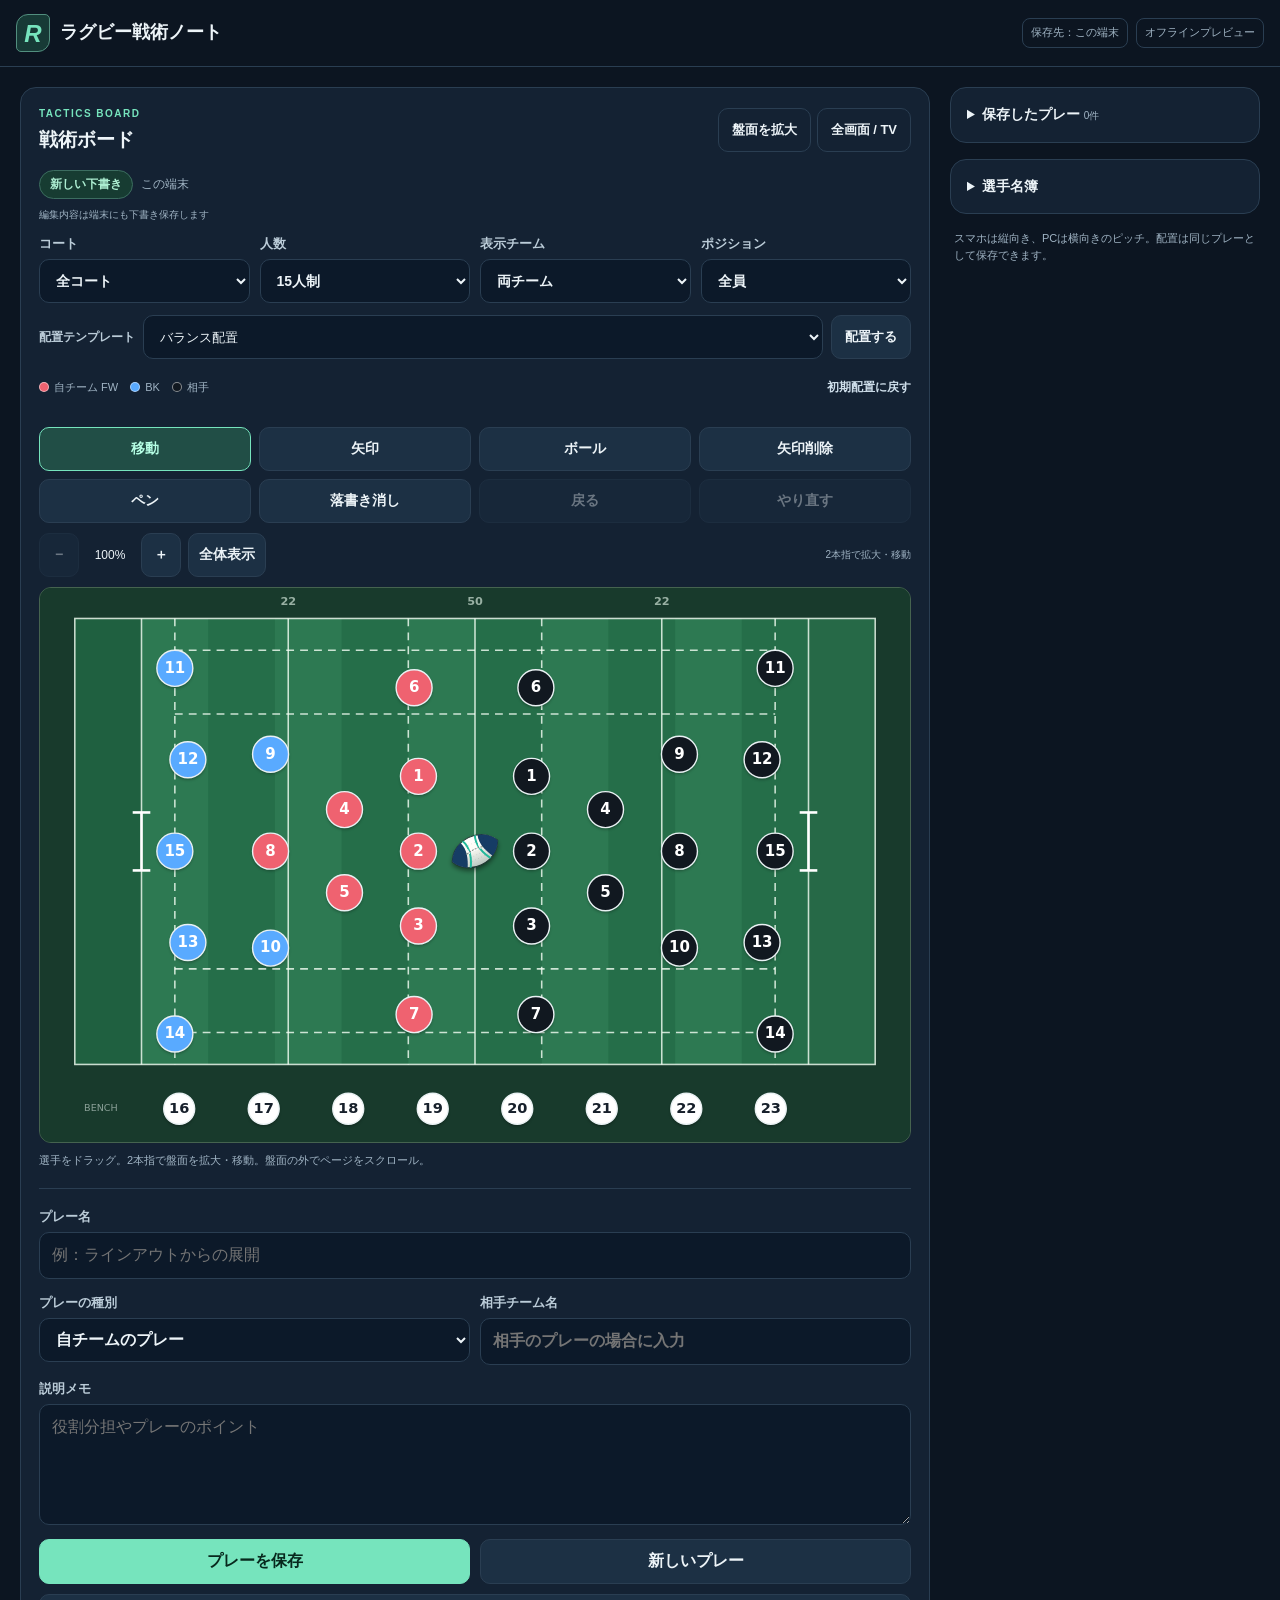
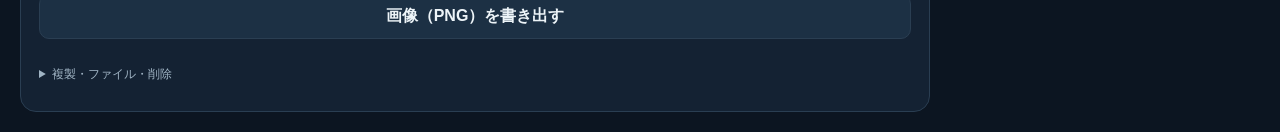
<file: preview.html>
<!doctype html>
<html lang="ja">
<head>
  <meta charset="utf-8">
  <meta name="viewport" content="width=device-width, initial-scale=1, viewport-fit=cover">
  <meta name="theme-color" content="#0c1521">
  <title>ラグビー戦術ノート · オフラインプレビュー</title>
  <style>
:root{color-scheme:dark;--bg:#0c1521;--panel:#142233;--line:#2a3e52;--text:#edf4f8;--muted:#a0b4c4;--accent:#76e4bd;--radius:16px;font-family:-apple-system,BlinkMacSystemFont,"Segoe UI","Hiragino Kaku Gothic ProN","Noto Sans JP",sans-serif}
*{box-sizing:border-box}html{min-width:280px}body{margin:0;background:var(--bg);color:var(--text);line-height:1.55}button,input,select,textarea{font:inherit;font-size:16px}button,input,select,textarea,.file-button{border:1px solid var(--line);border-radius:10px}input,select,textarea{display:block;min-width:0;width:100%;min-height:44px;padding:10px 12px;background:#0c1929;color:var(--text)}input[type=color]{width:44px;padding:4px;cursor:pointer}textarea{resize:vertical;min-height:100px}button,.file-button{min-height:44px;padding:9px 13px;background:#1c3044;color:var(--text);font-weight:600;cursor:pointer;touch-action:manipulation}button:hover,.file-button:hover{background:#28455d}button:disabled{opacity:.4;cursor:default}button:focus-visible,input:focus-visible,select:focus-visible,textarea:focus-visible,summary:focus-visible,canvas:focus-visible{outline:3px solid var(--accent);outline-offset:3px}label{display:block;font-size:13px;font-weight:600;color:#bbccd8}label input,label select{margin-top:5px}h1,h2,h3,p{margin-top:0}h2{font-size:19px;margin-bottom:0}h3{font-size:15px}.muted{color:var(--muted);font-size:12px}.primary{background:var(--accent);border-color:var(--accent);color:#07281d}.primary:hover{background:#9dedcf}.danger{color:#ffa1a6;background:#392530;border-color:#623640}.quiet{background:transparent}.card{border:1px solid var(--line);border-radius:var(--radius);background:var(--panel)}[hidden]{display:none!important}
#appHeader{display:flex;justify-content:space-between;align-items:center;gap:16px;padding:14px max(16px,env(safe-area-inset-left));border-bottom:1px solid var(--line)}.header-left{display:flex;align-items:center;gap:10px;min-width:0}.header-left h1{margin:0;font-size:18px}.brand-mark{display:inline-grid;place-items:center;flex-shrink:0;width:34px;height:38px;border:1px solid #528f7f;border-radius:12px 5px;background:#173a36;color:var(--accent);font-size:24px;font-weight:800;font-style:italic}.header-right{display:flex;gap:8px;align-items:center;flex-wrap:wrap;justify-content:flex-end;min-width:0}.badge{display:inline-block;max-width:100%;padding:5px 8px;border:1px solid var(--line);border-radius:8px;color:var(--muted);font-size:11px;overflow-wrap:anywhere}.badge:empty{display:none}.user-badge{max-width:220px;overflow:hidden;text-overflow:ellipsis;white-space:nowrap}
.layout{display:grid;grid-template-columns:minmax(0,1fr) 310px;gap:20px;max-width:1540px;margin:0 auto;padding:20px}.board-section{min-width:0;padding:18px}.board-heading{display:flex;align-items:center;justify-content:space-between;gap:12px;margin-bottom:16px}.eyebrow{color:var(--accent);font-size:10px;font-weight:700;letter-spacing:.15em;margin:0 0 3px}.board-heading button{font-size:13px;background:transparent}.board-filters{display:grid;grid-template-columns:repeat(3,minmax(0,1fr));gap:10px}.board-filters select{font-size:14px}.board-legend{display:flex;align-items:center;gap:12px;flex-wrap:wrap;padding:10px 0;font-size:11px;color:var(--muted)}.board-legend>span{display:flex;align-items:center;gap:5px}.legend-dot{display:inline-block;width:10px;height:10px;border-radius:50%;border:1px solid #ffffff80}.fw{background:#ef6270}.bk{background:#59aaff}.opp{background:#111820}.text-button{margin-left:auto;min-height:36px;border:0;background:transparent;padding:6px 0;font-size:12px;color:#cfdfeb}.text-button:hover{background:transparent;color:var(--accent)}.board-container{width:100%;overflow:hidden;position:relative;border:1px solid #45634f;border-radius:12px;background:#183a2c}#board{display:block;width:100%;height:auto;aspect-ratio:11/7;touch-action:none;user-select:none;-webkit-user-select:none;-webkit-touch-callout:none;cursor:grab}#board.is-dragging{cursor:grabbing}.controls{display:grid;grid-template-columns:repeat(4,minmax(0,1fr));gap:8px;margin-top:12px}.controls button{padding:8px 4px;font-size:14px}.controls .active{border-color:var(--accent);background:#214e46;color:#b6ffe5}.board-hint{font-size:11px;color:var(--muted);margin:9px 0 0;min-height:18px}.arrow-options{margin-top:10px;padding:12px;border:1px solid var(--line);border-radius:12px;background:#0d1b29}.color-heading{display:flex;align-items:center;justify-content:space-between;font-size:12px;gap:8px}.custom-color{display:flex;align-items:center;gap:8px;white-space:nowrap}.custom-color input{margin:0;min-height:36px;height:36px}.arrow-palette{display:grid;grid-template-columns:repeat(8,minmax(0,1fr));gap:6px;margin-top:9px}.arrow-palette button{position:relative;min-height:42px;padding:0;background:#172a3b}.arrow-palette button:before{content:"";display:block;width:20px;height:20px;border-radius:50%;background:var(--swatch);border:1px solid #ffffff90;margin:auto}.arrow-palette button[aria-pressed=true]{outline:2px solid var(--accent);outline-offset:0}.arrow-palette button[aria-pressed=true]:after{content:"✓";position:absolute;top:-5px;right:0;color:var(--accent);font-size:13px;text-shadow:0 1px #000}
.play-editor{border-top:1px solid var(--line);margin-top:18px;padding-top:18px}.play-editor>label{margin-bottom:5px}.play-metadata{display:grid;grid-template-columns:1fr 1fr;gap:10px;margin:14px 0}.save-actions{display:grid;grid-template-columns:1fr 1fr;gap:10px;margin-top:14px}.advanced-actions{margin-top:16px}.advanced-actions summary{font-size:12px;color:var(--muted);padding:10px 0;cursor:pointer}.action-grid{display:grid;grid-template-columns:1fr 1fr;gap:8px;padding-top:8px}.action-grid button,.file-button{font-size:12px}.file-button{display:grid;place-items:center;position:relative;color:var(--text);text-align:center;overflow:hidden}.file-button input{position:absolute;inset:0;opacity:0;width:100%;height:100%;margin:0;cursor:pointer}.file-button:focus-within{outline:3px solid var(--accent)}
.sidebar{min-width:0;display:flex;flex-direction:column;gap:16px}.sidebar>.card>summary{padding:16px;font-weight:700;font-size:14px;cursor:pointer}.sidebar summary .muted{display:inline-block;font-weight:400;font-size:10px}.details-content{padding:0 14px 14px}.team-info{overflow-wrap:anywhere;margin-bottom:14px}.filter-row{display:grid;grid-template-columns:100px minmax(0,1fr);gap:8px;margin-top:10px}.details-content input,.details-content select{font-size:14px}.plays-grouped{margin-top:14px;display:grid;gap:12px}.group{border:1px solid var(--line);border-radius:10px;overflow:hidden}.group-head{display:flex;align-items:center;gap:8px;padding:11px;background:#1a3042;cursor:pointer}.group-head h3{font-size:13px;margin:0}.group-head .count{margin-left:auto;color:var(--muted);font-size:12px}.group-body{padding:7px;display:grid;gap:7px;max-height:440px;overflow:auto}.group.collapsed .group-body{display:none}.play-item{padding:10px;border:1px solid var(--line);border-radius:8px;background:#0d1b2a;cursor:pointer}.play-item.active{border-color:var(--accent);background:#183b38}.play-item .title{font-size:14px;overflow-wrap:anywhere}.play-item .badges{display:flex;gap:4px;flex-wrap:wrap;margin:6px 0}.play-item .badge{font-size:10px;padding:2px 6px}.empty-list{color:var(--muted);font-size:12px;margin:10px 0}.roster-hint{font-size:11px}.roster-grid{display:grid;gap:7px;max-height:650px;overflow:auto}.roster-grid .item{display:flex;gap:9px;align-items:center}.roster-grid .item input{flex:1;min-width:0;font-size:16px}.marker{display:grid;place-items:center;flex-shrink:0;width:29px;height:29px;border-radius:50%;background:var(--color,#888);border:1.5px solid #fff8;color:#fff;font-size:12px;font-weight:700}.marker.is-white{color:#17202b}.sidebar-note{padding:0 4px;font-size:11px}
.layout-auth{width:min(460px,100%);margin:9vh auto 0;padding:24px}.auth-brand{display:flex;align-items:center;gap:12px;margin-bottom:26px}.auth-brand p{margin:0;color:var(--accent);font-size:11px;letter-spacing:.13em}.layout-auth>h1{font-size:32px;line-height:1.5;margin-bottom:10px}.auth-card{padding:24px;margin-top:26px}.auth-card h2{font-size:17px;margin-bottom:18px}.auth-card label{margin:14px 0 5px}.auth-actions{display:grid;grid-template-columns:1fr 1fr;gap:10px;margin-top:22px}#teamSetupModal{padding:max(12px,env(safe-area-inset-top)) 12px;overflow:auto}#teamSetupModal input{min-width:0}#teamSetupModal>div{max-height:90dvh;overflow:auto}
body.board-focus{overflow:hidden}.board-focus .board-section{position:fixed;inset:0;z-index:1000;border:0;border-radius:0;padding:max(12px,env(safe-area-inset-top)) max(12px,env(safe-area-inset-right)) max(12px,env(safe-area-inset-bottom)) max(12px,env(safe-area-inset-left));display:flex;flex-direction:column;align-items:stretch;overflow:auto;background:var(--bg)}.board-focus .board-heading{margin-bottom:6px}.board-focus .board-filters,.board-focus .board-legend,.board-focus .play-editor{display:none}.board-focus .board-container{width:min(100%,calc((100dvh - 190px)*11/7));margin:auto;flex-shrink:0}.board-focus .controls,.board-focus .board-hint,.board-focus .arrow-options{width:min(100%,900px);margin-left:auto;margin-right:auto}.board-focus .sidebar{visibility:hidden}
@media(min-width:901px){.plays-dock{order:0}}
@media(max-width:1000px){.layout{grid-template-columns:minmax(0,1fr) 270px;gap:14px;padding:14px}.board-section{padding:14px}}
@media(max-width:900px){.layout{grid-template-columns:minmax(0,1fr);max-width:860px}.sidebar{display:grid;grid-template-columns:1fr 1fr;align-items:start}.sidebar-note{grid-column:1/-1}.header-left h1{font-size:16px}.header-right{gap:6px}.user-badge{max-width:160px}}
@media(max-width:600px){#appHeader{padding:10px 12px;align-items:flex-start;flex-wrap:wrap;gap:8px}.header-left h1{font-size:15px}.header-left .brand-mark{width:27px;height:31px;font-size:21px}.header-right{width:100%;justify-content:flex-start}.header-right button{margin-left:auto;min-height:36px;padding:5px 8px;font-size:12px}.header-right .badge{font-size:10px}.user-badge{max-width:35vw}.layout{display:grid;gap:12px;padding:10px 8px calc(18px + env(safe-area-inset-bottom))}.board-section{padding:12px 8px}.board-heading{margin:0 3px 12px}.board-heading h2{font-size:17px}.board-heading button{font-size:12px;min-height:40px;padding:7px 10px}.board-filters{gap:6px;margin:0 3px}.board-filters label{font-size:11px}.board-filters select{padding:8px 5px;font-size:16px}.board-legend{padding:8px 3px;gap:9px;font-size:10px}.text-button{font-size:11px}.board-container{border-radius:10px}#board{aspect-ratio:7/11}.controls{gap:6px;margin-top:9px}.controls button{min-height:44px}.board-hint{margin:8px 3px 0;font-size:10px}.arrow-options{padding:10px 8px}.arrow-palette{gap:4px}.arrow-palette button{min-height:44px}.play-editor{padding:16px 3px 0;margin-top:14px}.play-metadata{grid-template-columns:1fr}.sidebar{display:flex;gap:12px}.sidebar-note{margin-bottom:0}.details-content input,.details-content select{font-size:16px}.layout-auth{margin-top:3vh;padding:22px}.auth-card{padding:20px}.layout-auth>h1{font-size:29px}.board-focus .board-container{width:min(100%,calc((100dvh - 190px)*7/11))}.board-focus:has([data-tool=arrow].active) .board-container{width:min(100%,calc((100dvh - 320px)*7/11))}}
@media(max-width:340px){.user-badge{display:none}.board-legend{gap:6px}.arrow-palette{grid-template-columns:repeat(4,minmax(0,1fr))}.controls button{font-size:13px}.header-right .badge{max-width:72%}}
@media(prefers-reduced-motion:no-preference){button{transition:background .15s,border-color .15s}}
.board-section>.controls{margin-top:0;margin-bottom:10px}.board-section>.arrow-options{margin-top:0;margin-bottom:10px}
/* The selected court determines the ratio; viewport height never does. */
.board-section{--court-w:11;--court-h:7;--court-ratio:1.5714285714}
.board-section.is-half-court{--court-w:6;--court-h:7;--court-ratio:.8571428571}
.board-section #board{aspect-ratio:var(--court-w)/var(--court-h)}
.board-filters{grid-template-columns:repeat(4,minmax(0,1fr))}
.board-focus .board-container{width:min(100%,calc((100svh - 190px)*var(--court-ratio)))}
.roster-grid .marker{width:32px;height:32px;min-width:32px;line-height:1;font-size:14px;font-weight:800;font-variant-numeric:tabular-nums}
.roster-grid .marker.is-white{color:#17202b;background:#fff;border-color:#788a99}
@media(max-width:600px){
  .board-section{--court-w:7;--court-h:11;--court-ratio:.6363636364}
  .board-section.is-half-court{--court-w:7;--court-h:6;--court-ratio:1.1666666667}
  .board-filters{grid-template-columns:repeat(2,minmax(0,1fr))}
  .board-focus:has([data-tool=arrow].active) .board-container{width:min(100%,calc((100svh - 320px)*var(--court-ratio)))}
}
/* Editing status, conflict recovery and draft restoration. */
.editor-status{display:flex;align-items:center;gap:8px;flex-wrap:wrap;margin-bottom:12px}.status-pill{border:1px solid #3c6d60;border-radius:99px;background:#173c32;color:#acedd1;font-size:12px;font-weight:700;padding:4px 10px}.status-pill[data-state=dirty]{background:#3d351d;border-color:#827040;color:#ffdf8a}.status-pill[data-state=saving]{background:#1c3652;color:#b5d7ff}.status-pill[data-state=error]{background:#462a32;border-color:#98505e;color:#ffc0c4}.editor-status #draftStatus{flex-basis:100%;font-size:10px}.notice{padding:10px 12px;margin:0 0 12px;border-radius:10px;background:#173c32;color:#c6f6df;font-size:12px;overflow-wrap:anywhere}.notice.is-error{background:#442b31;color:#ffb8be}.editor-banner{padding:12px;margin-bottom:12px;border:1px solid #8a7444;border-radius:12px;background:#383322}.editor-banner p{font-size:12px;margin:0 0 8px}.editor-banner>div{display:flex;flex-wrap:wrap;gap:6px}.editor-banner button{font-size:12px;flex:1}.template-row{display:grid;grid-template-columns:auto minmax(0,1fr) auto;align-items:center;gap:8px;margin-top:12px}.template-row label{font-size:12px}.template-row select,.template-row button{font-size:13px}.board-section>.controls{grid-template-columns:repeat(6,minmax(0,1fr));margin-top:12px}.board-zoom{display:flex;align-items:center;gap:7px;margin:0 0 10px}.board-zoom button{min-width:40px;font-size:14px;padding:6px 10px}.board-zoom output{min-width:48px;text-align:center;font-size:12px;font-variant-numeric:tabular-nums}.board-zoom .muted{margin-left:auto;font-size:10px}.png-button{width:100%;margin-top:10px}.play-group{border:1px solid var(--line);border-radius:10px;padding:8px}.play-group>summary{font-size:13px;padding:5px;cursor:pointer}.play-group .play-item{display:flex;flex-direction:column;align-items:flex-start;gap:5px;text-align:left;width:100%;margin-top:7px;font-size:14px}.play-group .play-item small{font-size:10px;color:var(--muted)}dialog{color:var(--text);background:var(--panel);border:1px solid var(--line);border-radius:16px;padding:22px;width:min(460px,calc(100vw - 28px));max-height:85svh;overflow:auto}dialog::backdrop{background:#020b14ba}dialog h2{margin-bottom:12px}dialog p{font-size:14px;margin-bottom:18px;overflow-wrap:anywhere}.dialog-actions{display:grid;gap:8px}.team-setup-row{display:flex;gap:8px;margin:6px 0 18px}.team-setup-row input{flex:1;min-width:0}.board-focus .editor-status,.board-focus .template-row,.board-focus .editor-banner,.board-focus .notice{display:none}.board-focus .board-zoom{width:min(100%,900px);margin-left:auto;margin-right:auto}.board-focus .board-container{width:min(100%,calc((100svh - 240px)*var(--court-ratio)))}
@media(max-width:600px){.board-section>.controls{grid-template-columns:repeat(3,minmax(0,1fr))}.template-row{grid-template-columns:minmax(0,1fr) auto}.template-row label{grid-column:1/-1}.board-zoom{gap:5px;flex-wrap:wrap}.board-zoom .muted{font-size:9px}.board-focus .board-container{width:min(100%,calc((100svh - 285px)*var(--court-ratio)))}.board-focus:has([data-tool=arrow].active) .board-container{width:min(100%,calc((100svh - 405px)*var(--court-ratio)))}}
/* TV presentation uses the browser Fullscreen API when available, with a
   viewport-filling fallback. Keep the exit controls outside the pitch. */
.board-heading{flex-wrap:wrap}
.board-heading-actions{display:flex;gap:6px;flex-wrap:wrap;margin-left:auto}
body.tv-mode{overflow:hidden}
.tv-mode #appHeader,.tv-mode .sidebar{visibility:hidden}
.board-section.is-tv-mode{position:fixed;inset:0;z-index:2000;width:100%;height:100vh;height:100dvh;max-width:none;max-height:none;margin:0;border:0;border-radius:0;padding:max(12px,env(safe-area-inset-top)) max(12px,env(safe-area-inset-right)) max(12px,env(safe-area-inset-bottom)) max(12px,env(safe-area-inset-left));display:flex;flex-direction:column;align-items:center;gap:10px;overflow:hidden;background:#050b11;--court-w:11;--court-h:7;--court-ratio:1.5714285714}
.board-section.is-tv-mode.is-half-court{--court-w:6;--court-h:7;--court-ratio:.8571428571}
.board-section.is-tv-mode>:not(.tv-header):not(.board-container):not(.pen-options){display:none!important}
.tv-header{display:flex;align-items:center;justify-content:space-between;gap:12px;flex-shrink:0;width:100%;min-width:0}
.tv-title{display:flex;flex-direction:column;min-width:0}
.tv-title .eyebrow{margin:0;font-size:10px}
.tv-title strong{font-size:clamp(16px,1.7vw,30px);white-space:nowrap;overflow:hidden;text-overflow:ellipsis}
.tv-title .muted{font-size:11px}
.tv-actions{display:flex;align-items:center;gap:8px;flex-shrink:0}
.tv-actions button{white-space:nowrap;font-size:13px}
#exitFullscreenBtn{border-color:#76e4bd;color:#b6ffe5}
.board-section.is-tv-mode .board-container{width:100%;max-width:100%;margin:auto 0;flex-shrink:0;border-radius:10px}
.board-section.is-tv-mode::backdrop{background:#050b11}
@media(max-width:600px){.board-heading-actions button{font-size:11px;padding:7px 9px}.tv-header{gap:8px}.tv-actions{gap:5px}.tv-actions button{font-size:11px;padding:7px 9px}.tv-title .muted{display:none}.tv-title strong{font-size:15px}}
@media(max-width:420px){#tvResetViewBtn{display:none}}
/* Freehand annotations share the normalized board coordinates. */
.board-section>.controls{grid-template-columns:repeat(4,minmax(0,1fr))}
.pen-options{margin:0 0 10px;padding:10px 12px;border:1px solid var(--line);border-radius:12px;background:#0d1b29}
.pen-settings{display:flex;align-items:center;gap:12px;flex-wrap:wrap}
.pen-settings>label:first-child{display:flex;align-items:center;gap:8px}
.pen-settings select{width:auto;margin:0;min-height:38px;padding:5px 8px;font-size:14px}
.pen-settings .custom-color{display:flex;align-items:center;gap:8px}
.pen-settings .custom-color input{margin:0}
.pen-settings button{margin-left:auto;font-size:12px}
.pen-options .board-hint{margin:7px 0 0;font-size:11px}
.board-focus .pen-options{width:min(100%,900px);margin-left:auto;margin-right:auto;flex-shrink:0}
.board-focus:has([data-tool=pen].active) .board-container,.board-focus:has([data-tool=inkErase].active) .board-container{width:min(100%,calc((100svh - 420px)*var(--court-ratio)))}
.tv-header{flex-wrap:wrap}
.tv-title{flex:1 1 180px}
.tv-tools{display:flex;align-items:center;justify-content:center;gap:6px;flex-wrap:wrap}
.tv-tools button{font-size:12px;padding:7px 10px}
.tv-tools button.active{border-color:var(--accent);background:#214e46;color:#b6ffe5}
.board-section.is-tv-mode .pen-options{width:min(100%,900px);margin:0;flex-shrink:0;padding:8px 10px}
.board-section.is-tv-mode .pen-options{display:flex;align-items:center;flex-wrap:wrap;gap:8px}
.board-section.is-tv-mode .pen-palette{flex:1;min-width:230px;margin:0}
.board-section.is-tv-mode .pen-palette button{min-height:36px}
.board-section.is-tv-mode .pen-options .board-hint{flex-basis:100%;margin:0}
@media(max-width:700px){.tv-tools{order:3;flex-basis:100%}.tv-title{flex-basis:100px}.tv-tools button{min-height:38px;font-size:11px;padding:5px 8px}}
@media(max-width:600px){.board-section>.controls{grid-template-columns:repeat(4,minmax(0,1fr))}.controls button{font-size:12px}.pen-options{padding:8px}.pen-settings{gap:8px}.pen-settings>label:first-child{font-size:11px;gap:5px}.pen-settings button{font-size:10px;padding:7px}.pen-options .board-hint{font-size:10px}}
/* Safari must not select nearby labels while a finger draws several strokes.
   Text fields keep native caret, selection and copy/paste behaviour. */
.board-section,.board-section *{-webkit-user-select:none;user-select:none;-webkit-touch-callout:none}
.board-section input,.board-section textarea,.board-section [contenteditable=true],.board-section [contenteditable=plaintext-only]{-webkit-user-select:text;user-select:text;-webkit-touch-callout:default}

</style>
</head>
<body>
  <header id="appHeader">
    <div class="header-left"><span class="brand-mark" aria-hidden="true">R</span><h1>ラグビー戦術ノート</h1></div>
    <div class="header-right">
      <span id="joinCodeBadge" class="badge"></span>
      <span id="userBadge" class="badge user-badge"></span>
      <button id="signOutBtn" class="quiet" type="button" style="display:none">ログアウト</button>
    </div>
  </header>
  <div id="teamInfo" hidden></div>
  <main id="authView" class="layout-auth" style="display:none">
    <div class="auth-brand"><span class="brand-mark" aria-hidden="true">R</span><p>RUGBY TACTICS NOTE</p></div>
    <h1>プレーを描いて、<br>チームで共有。</h1>
    <p class="muted">ラグビー戦術ノート · クラウド版</p>
    <section class="card auth-card">
      <h2>ログイン / 新規登録</h2>
      <label for="email">メールアドレス</label>
      <input id="email" type="email" autocomplete="username" placeholder="you@example.com">
      <label for="password">パスワード</label>
      <input id="password" type="password" autocomplete="current-password" placeholder="6文字以上">
      <div class="auth-actions"><button id="signInBtn" class="primary" type="button">ログイン</button><button id="signUpBtn" type="button">新規登録</button></div>
      <p id="authNotice" class="notice is-error" role="alert" hidden></p>
    </section>
  </main>

  <main id="appView" class="layout" style="display:grid">
    <section id="boardSection" class="board-section card" aria-label="戦術ボード">
      <div class="board-heading"><div><p class="eyebrow">TACTICS BOARD</p><h2>戦術ボード</h2></div><div class="board-heading-actions"><button id="focusBoardBtn" type="button" aria-pressed="false">盤面を拡大</button><button id="fullscreenBoardBtn" type="button" aria-pressed="false" aria-controls="boardSection">全画面 / TV</button></div></div>
      <div id="tvHeader" class="tv-header" hidden>
        <div class="tv-title"><span id="tvModeLabel" class="eyebrow">TV DISPLAY</span><strong id="tvPlayTitle">ラグビー戦術ノート</strong><span id="tvCourtLabel" class="muted">全コート · 選手をドラッグして移動</span></div>
        <div id="tvTools" class="tv-tools" role="group" aria-label="全画面の操作"><button data-tool="move" type="button" aria-pressed="true">移動</button><button data-tool="pen" type="button" aria-pressed="false">ペン</button><button data-tool="inkErase" type="button" aria-pressed="false">落書き消し</button><button id="tvUndoBtn" type="button" disabled>戻る</button><button id="tvRedoBtn" type="button" disabled>やり直す</button></div>
        <div class="tv-actions"><button id="tvResetViewBtn" type="button">全体表示</button><button id="exitFullscreenBtn" type="button" aria-label="全画面表示を終了して編集画面に戻る">全画面を終了</button></div>
      </div>
      <div class="editor-status"><span id="saveStatus" class="status-pill" role="status" data-state="saved">新しい下書き</span><span id="connectionStatus" class="muted">クラウド</span><span id="draftStatus" class="muted">編集内容は端末にも下書き保存します</span></div>
      <p id="editorNotice" class="notice" role="status" hidden></p>
      <div id="remoteBanner" class="editor-banner" role="status" hidden><p>このプレーが別の端末で変更・削除されています。編集中の内容は保持しています。</p><div><button id="loadRemoteBtn" type="button">最新版を読み込む</button><button id="saveAsNewBtn" type="button">別プレーとして保存</button></div></div>
      <div id="draftBanner" class="editor-banner" hidden><p>この端末に未保存の下書きがあります。</p><div><button id="restoreDraftBtn" type="button">下書きを復元</button><button id="discardDraftBtn" type="button">下書きを破棄</button></div></div>
      <div class="board-filters">
        <label>コート<select id="courtSelect"><option value="FULL">全コート</option><option value="HALF">半コート</option></select></label>
        <label>人数<select id="unitSelect"><option value="15">15人制</option><option value="12">12人制</option></select></label>
        <label>表示チーム<select id="sideSelect"><option value="BOTH">両チーム</option><option value="ALLY">自チーム</option><option value="OPP">相手</option></select></label>
        <label>ポジション<select id="groupSelect"><option value="ALL">全員</option><option value="FW">FW</option><option value="BK">BK</option></select></label>
      </div>
      <div class="template-row"><label for="templateSelect">配置テンプレート</label><select id="templateSelect"><option value="balanced">バランス配置</option><option value="scrum">スクラム</option><option value="lineout">ラインアウト</option><option value="kickoff">キックオフ</option></select><button id="templateBtn" type="button">配置する</button></div>
      <div class="board-legend"><span><i class="legend-dot fw"></i>自チーム FW</span><span><i class="legend-dot bk"></i>BK</span><span><i class="legend-dot opp"></i>相手</span><button id="resetPositions" class="text-button" type="button">初期配置に戻す</button></div>
      <div class="controls" role="group" aria-label="盤面の操作">
        <button data-tool="move" class="active" aria-pressed="true" type="button">移動</button>
        <button data-tool="arrow" aria-pressed="false" type="button">矢印</button>
        <button data-tool="ball" aria-pressed="false" type="button">ボール</button>
        <button data-tool="erase" aria-pressed="false" type="button">矢印削除</button>
        <button data-tool="pen" aria-pressed="false" type="button">ペン</button>
        <button data-tool="inkErase" aria-pressed="false" type="button">落書き消し</button>
        <button id="undoBtn" type="button" disabled>戻る</button>
        <button id="redoBtn" type="button" disabled>やり直す</button>
      </div>
      <div class="board-zoom" role="group" aria-label="盤面の拡大"><button id="zoomOutBtn" type="button" aria-label="縮小">−</button><output id="zoomLevel" aria-live="polite">100%</output><button id="zoomInBtn" type="button" aria-label="拡大">＋</button><button id="zoomResetBtn" type="button">全体表示</button><span class="muted">2本指で拡大・移動</span></div>
      <div id="arrowOptions" class="arrow-options" hidden>
        <div class="color-heading"><span>矢印の色：<strong id="arrowColorName">黄</strong></span><label class="custom-color" for="arrowColor">自由な色<input id="arrowColor" type="color" value="#ffdf4b" aria-label="矢印の色を自由に選択"></label></div>
        <div id="arrowPalette" class="arrow-palette" role="group" aria-label="矢印の色">
          <button type="button" data-arrow-color="#ffdf4b" data-color-name="黄" style="--swatch:#ffdf4b" aria-label="黄色の矢印" aria-pressed="true"></button>
          <button type="button" data-arrow-color="#ffffff" data-color-name="白" style="--swatch:#ffffff" aria-label="白色の矢印" aria-pressed="false"></button>
          <button type="button" data-arrow-color="#ff6268" data-color-name="赤" style="--swatch:#ff6268" aria-label="赤色の矢印" aria-pressed="false"></button>
          <button type="button" data-arrow-color="#57a7ff" data-color-name="青" style="--swatch:#57a7ff" aria-label="青色の矢印" aria-pressed="false"></button>
          <button type="button" data-arrow-color="#ff9f43" data-color-name="オレンジ" style="--swatch:#ff9f43" aria-label="オレンジ色の矢印" aria-pressed="false"></button>
          <button type="button" data-arrow-color="#c792ff" data-color-name="紫" style="--swatch:#c792ff" aria-label="紫色の矢印" aria-pressed="false"></button>
          <button type="button" data-arrow-color="#4ce2df" data-color-name="水色" style="--swatch:#4ce2df" aria-label="水色の矢印" aria-pressed="false"></button>
          <button type="button" data-arrow-color="#171b22" data-color-name="黒" style="--swatch:#171b22" aria-label="黒色の矢印" aria-pressed="false"></button>
        </div>
      </div>
      <div id="penOptions" class="pen-options" hidden>
        <div class="pen-settings"><label for="penWidth">ペンの太さ<select id="penWidth"><option value="2">細い</option><option value="4" selected>標準</option><option value="8">太い</option></select></label><label class="custom-color" for="penColor">色<input id="penColor" type="color" value="#ffffff" aria-label="ペンの色を自由に選択"></label><button id="clearInkBtn" type="button" disabled>落書きを全消去</button></div>
        <div id="penPalette" class="arrow-palette pen-palette" role="group" aria-label="ペンの色">
          <button type="button" data-pen-color="#ffffff" style="--swatch:#ffffff" aria-label="白いペン" aria-pressed="true"></button>
          <button type="button" data-pen-color="#ffdf4b" style="--swatch:#ffdf4b" aria-label="黄色いペン" aria-pressed="false"></button>
          <button type="button" data-pen-color="#ff6268" style="--swatch:#ff6268" aria-label="赤いペン" aria-pressed="false"></button>
          <button type="button" data-pen-color="#57a7ff" style="--swatch:#57a7ff" aria-label="青いペン" aria-pressed="false"></button>
          <button type="button" data-pen-color="#ff9f43" style="--swatch:#ff9f43" aria-label="オレンジ色のペン" aria-pressed="false"></button>
          <button type="button" data-pen-color="#c792ff" style="--swatch:#c792ff" aria-label="紫のペン" aria-pressed="false"></button>
          <button type="button" data-pen-color="#4ce2df" style="--swatch:#4ce2df" aria-label="水色のペン" aria-pressed="false"></button>
          <button type="button" data-pen-color="#171b22" style="--swatch:#171b22" aria-label="黒いペン" aria-pressed="false"></button>
        </div>
        <p id="penHint" class="board-hint" role="status">指・ペン・マウスで手書き。落書きはプレーと一緒に保存します。</p>
      </div>
      <div class="board-container"><canvas id="board" width="1100" height="700" tabindex="0" aria-label="戦術ボード。移動で選手やボールをドラッグ、ペンで自由に手書きできます。2本指で盤面を拡大・移動します。"></canvas></div>
      <p id="boardHint" class="board-hint" aria-live="polite">選手やボールをドラッグして移動。盤面の外ではページをスクロールできます。</p>
      <div class="play-editor">
        <label for="playTitle">プレー名</label><input id="playTitle" type="text" placeholder="例：ラインアウトからの展開">
        <div class="play-metadata" id="whoControls">
          <label>プレーの種別<select id="whoSelect"><option value="ALLY">自チームのプレー</option><option value="OPP">相手のプレー</option></select></label>
          <label>相手チーム名<input id="opponentInput" type="text" placeholder="相手のプレーの場合に入力"></label>
        </div>
        <label for="notes">説明メモ</label><textarea id="notes" rows="4" placeholder="役割分担やプレーのポイント"></textarea>
        <div class="save-actions"><button id="saveBtn" class="primary" type="button">プレーを保存</button><button id="newPlayBtn" type="button">新しいプレー</button></div>
        <button id="pngBtn" class="png-button" type="button">画像（PNG）を書き出す</button>
        <details class="advanced-actions"><summary>複製・ファイル・削除</summary><div class="action-grid"><button id="duplicateBtn" type="button">プレーを複製</button><button id="exportBtn" type="button">JSONを書き出す</button><label class="file-button" for="importFile">JSONを読み込む<input id="importFile" type="file" accept="application/json,.json"></label><button id="deleteBtn" class="danger" type="button">プレーを削除</button></div></details>
      </div>
    </section>
    <aside class="sidebar">
      <details id="playsDock" class="card plays-dock">
        <summary>保存したプレー <span id="playsCount" class="muted"></span></summary>
        <div class="details-content">
          <div id="teamInfoApp" class="muted team-info"></div>
          <label for="playSearch">キーワード検索</label><input id="playSearch" type="search" placeholder="プレー名・説明を検索">
          <div class="filter-row"><label>種別<select id="filterWho"><option value="ALL">すべて</option><option value="ALLY">自チーム</option><option value="OPP">相手</option></select></label><label>相手名<input id="filterOpponent" type="search" placeholder="相手名で絞る"></label></div>
          <div id="playsGrouped" class="plays-grouped"></div>
        </div>
      </details>
      <details class="card roster-panel"><summary>選手名簿</summary><div class="details-content"><p class="muted roster-hint">番号と色は盤面のマーカーに対応します。</p><div id="roster" class="roster-grid"></div></div></details>
      <p class="muted sidebar-note">スマホは縦向き、PCは横向きのピッチ。配置は同じプレーとして保存できます。</p>
    </aside>
  </main>
  <dialog id="editorDialog" aria-labelledby="dialogTitle"><h2 id="dialogTitle">確認</h2><p id="dialogMessage"></p><div id="dialogActions" class="dialog-actions"></div></dialog>
  <dialog id="teamSetupDialog" aria-labelledby="teamSetupTitle"><h2 id="teamSetupTitle">チームをセットアップ</h2><p id="teamSetupMessage"></p><label for="modalJoinCode">招待コード</label><div class="team-setup-row"><input id="modalJoinCode" placeholder="招待コード"><button id="modalJoinBtn" type="button">参加</button></div><label for="modalTeamName">新しいチーム名</label><div class="team-setup-row"><input id="modalTeamName" placeholder="チーム名"><button id="modalCreateBtn" type="button">作成</button></div><button id="teamLogoutBtn" class="quiet" type="button">ログアウト</button></dialog>
  <script>
/* Rugby tactics board v6.1: freehand ink with native touch/selection guards. */
(() => {
  'use strict';
  const canvas = document.getElementById('board');
  if (!canvas) return;
  let ctx = canvas.getContext('2d');
  const $ = id => document.getElementById(id);
  const clone = value => JSON.parse(JSON.stringify(value));
  const clamp = (n, lo, hi) => Math.min(hi, Math.max(lo, n));
  const DEFAULT_ARROW = '#ffdf4b';
  const OPPONENT_COLOR = '#111820';
  const INK_LIMITS = {strokes:200,pointsPerStroke:1000,totalPoints:8000};
  const mobileQuery = window.matchMedia('(max-width: 600px)');
  const boardSection = $('boardSection') || canvas.closest('.board-section');
  const boardContainer = canvas.parentElement;
  const presentation = {active:false,native:false,pending:false,exiting:false,previousTool:'move',previousFocus:false,returnFocus:null,background:[],containerWidth:''};
  const metrics = { width: 1100, height: 700, portrait: false, radius: 16 };
  const state = {
    schemaVersion: 4, unit: 15, court: 'FULL', view: 'ALL', side: 'BOTH', tool: 'move',
    allies: [], opps: [], bench: [], arrows: [], strokes: [], ball: { x: 0.5, y: 0.475 },
    arrowColor: DEFAULT_ARROW, penColor: '#ffffff', penWidth: 4
  };
  let history = [];
  let future = [];
  let readOnly = false;
  const viewport = { scale:1, x:0, y:0 };
  const pointers = new Map();
  let gesture = null;
  let interaction = null;
  let frame = 0;
  let scrollTimer = null;
  let inkNotice = '';
  function changed(reason) {
    canvas.dispatchEvent(new CustomEvent('boardchange',{detail:{reason}}));
  }
  function selectionElement(node){return node?.closest?node:node?.parentElement;}
  function isTextControl(node){
    const element=selectionElement(node);
    return !!element&&(element.isContentEditable||['input','textarea','select'].some(tag=>element.closest?.(tag)));
  }
  function clearDrawingSelection(){
    const selection=window.getSelection?.();
    if(!selection||selection.isCollapsed)return;
    const inDrawingUI=node=>{const element=selectionElement(node);return element?.closest?.('.board-section')===boardSection&&!isTextControl(element);};
    if(inDrawingUI(selection.anchorNode)||inDrawingUI(selection.focusNode))selection.removeAllRanges();
  }
  function preventNativeDrawingGesture(e){
    if(e.cancelable!==false)e.preventDefault();
    clearDrawingSelection();
  }

  // Derive height from layout width only. Mobile browser toolbars change the
  // viewport height while scrolling; that must not clear the canvas bitmap.
  function canvasRatio(portrait = !presentation.active && mobileQuery.matches) {
    if (state.court === 'HALF') return portrait ? 7/6 : 6/7;
    return portrait ? 7/11 : 11/7;
  }
  function markerInk(value) {
    let raw = String(value || '').trim().toLowerCase();
    if (raw === 'white') return '#17202b';
    if (/^#[0-9a-f]{3}$/i.test(raw)) raw = '#' + [...raw.slice(1)].map(c=>c+c).join('');
    let channels = /^#[0-9a-f]{6}(?:[0-9a-f]{2})?$/i.test(raw)
      ? [1,3,5].map(i=>parseInt(raw.slice(i,i+2),16)) : null;
    if (!channels) {
      const rgb = raw.match(/^rgba?\(\s*(\d+(?:\.\d+)?)[,\s]+(\d+(?:\.\d+)?)[,\s]+(\d+(?:\.\d+)?)/);
      if (rgb) channels = rgb.slice(1,4).map(Number);
    }
    return channels && channels[0]*.2126 + channels[1]*.7152 + channels[2]*.0722 > 180 ? '#17202b' : '#ffffff';
  }

  // Spread over both halves; FW nearer the centre, BK and back three deeper.
  const formation = [
    [1,.435,.34], [2,.435,.475], [3,.435,.61],
    [4,.35,.40], [5,.35,.55], [6,.43,.18], [7,.43,.77], [8,.265,.475],
    [9,.265,.30], [10,.265,.65], [11,.155,.145], [12,.17,.31],
    [13,.17,.64], [14,.155,.805], [15,.155,.475]
  ];
  function makePlayers(unit, opponent = false) {
    const omitted = unit === 12 ? new Set([6,7,8]) : new Set();
    return formation.filter(([no]) => !omitted.has(no)).map(([no,x,y]) => ({
      x: opponent ? 1-x : x, y, no, role: no <= 8 ? 'FW' : 'BK',
      color: opponent ? OPPONENT_COLOR : no <= 8 ? '#ef6270' : '#59aaff', name: ''
    }));
  }
  function makeBench(unit) {
    const count = unit === 12 ? 6 : 8;
    return Array.from({ length: count }, (_,i) => ({
      x: .16 + i * (.68/(count-1)), y: .94, no: 16+i,
      role: 'BENCH', color: '#ffffff', name: ''
    }));
  }
  function getInitialState(unit=15,court='FULL',template='balanced') {
    unit=Number(unit)===12?12:15;
    const base={schemaVersion:4,unit,court:court==='HALF'?'HALF':'FULL',view:'ALL',side:'BOTH',allies:makePlayers(unit),opps:makePlayers(unit,true),bench:makeBench(unit),arrows:[],strokes:[],ball:{x:.5,y:.475},arrowColor:DEFAULT_ARROW,penColor:'#ffffff',penWidth:4};
    const put=(list,no,x,y)=>{const p=list.find(p=>p.no===no);if(p){p.x=x;p.y=y;}};
    if(template==='scrum') {
      const positions=[[1,.46,.39],[2,.46,.48],[3,.46,.57],[4,.385,.435],[5,.385,.525],[6,.385,.30],[7,.385,.66],[8,.31,.48],[9,.235,.46],[10,.27,.74],[11,.145,.16],[12,.16,.31],[13,.16,.65],[14,.145,.81],[15,.145,.48]];
      positions.forEach(([n,x,y])=>{put(base.allies,n,x,y);put(base.opps,n,1-x,y);});
      base.ball={x:.5,y:.48};
    } else if(template==='lineout') {
      const forwards=base.allies.filter(p=>p.role==='FW'&&p.no!==2);
      forwards.forEach((p,i)=>{const y=.18+i*(.48/Math.max(1,forwards.length-1));put(base.allies,p.no,.44,y);put(base.opps,p.no,.56,y);});
      put(base.allies,2,.5,.065);put(base.opps,2,.65,.76);
      const backs=[[9,.29,.43],[10,.28,.75],[11,.145,.15],[12,.16,.31],[13,.16,.65],[14,.145,.82],[15,.145,.48]];
      backs.forEach(([n,x,y])=>{put(base.allies,n,x,y);put(base.opps,n,1-x,y);});base.ball={x:.5,y:.11};
    } else if(template==='kickoff') {
      const fw=base.allies.filter(p=>p.role==='FW'),bk=base.allies.filter(p=>p.role==='BK');
      fw.forEach((p,i)=>{const y=.15+i*.64/Math.max(1,fw.length-1);put(base.allies,p.no,.43,y);put(base.opps,p.no,.66,y);});
      bk.forEach((p,i)=>{const y=.145+i*.66/Math.max(1,bk.length-1);put(base.allies,p.no,.2,y);put(base.opps,p.no,.82,y);});
      put(base.allies,10,.49,.475);base.ball={x:.52,y:.475};
    }
    return base;
  }
  function snapshot() {
    const { schemaVersion,unit,court,view,side,allies,opps,bench,arrows,strokes,ball,arrowColor,penColor,penWidth } = state;
    return clone({ schemaVersion,unit,court,view,side,allies,opps,bench,arrows,strokes,ball,arrowColor,penColor,penWidth });
  }
  function remember(before) {
    future=[];
    history.push(before);
    if (history.length > 60) history.shift();
    if ($('undoBtn')) $('undoBtn').disabled = false;
  }
  function reset(unit = state.unit, record = true) {
    if(readOnly&&record)return;
    cancelInteraction();
    inkNotice='';
    if (record && state.allies.length) remember(snapshot());
    const initial=getInitialState(unit,state.court);
    for(const key of ['allies','opps','bench'])initial[key].forEach(p=>{p.name=state[key].find(old=>Number(old.no)===p.no)?.name||'';});
    Object.assign(state,initial);
    syncUI(); renderRoster(); redraw();
    if(record)changed('reset');
  }
  function undo() {
    if(readOnly)return;
    cancelInteraction();
    inkNotice='';
    const previous = history.pop();
    if (!previous) return;
    future.push(snapshot());
    Object.assign(state,previous);
    syncUI(); renderRoster(); redraw();
    changed('undo');
  }
  function redo() {
    if(readOnly)return;
    cancelInteraction();inkNotice='';const next=future.pop();if(!next)return;
    history.push(snapshot());Object.assign(state,next);syncUI();renderRoster();redraw();changed('redo');
  }
  function applyTemplate(name) {
    if(readOnly)return;
    cancelInteraction();inkNotice='';
    const initial=getInitialState(state.unit,state.court,name);remember(snapshot());
    for(const key of ['allies','opps','bench']) {
      state[key]=state[key].map(p=>{const pos=initial[key].find(q=>Number(q.no)===Number(p.no));return pos?{...p,x:pos.x,y:pos.y}:p;});
    }
    state.ball=initial.ball;state.arrows=[];state.strokes=[];state.view='ALL';state.side='BOTH';syncUI();renderRoster();redraw();changed('template');
  }
  function color(value, fallback = DEFAULT_ARROW) {
    return typeof value === 'string' && value.length < 80 && CSS.supports('color',value)
      ? value : fallback;
  }
  const finite = n => typeof n === 'number' && Number.isFinite(n);
  function validPoint(p) { return p && finite(p.x) && finite(p.y); }
  function point(p) { return { x:clamp(p.x,.015,.985), y:clamp(p.y,.015,.985) }; }
  function inkPoint(p){return {x:Math.round(clamp(p.x,0,1)*100000)/100000,y:Math.round(clamp(p.y,0,1)*100000)/100000};}
  function readStrokes(list){
    if(!Array.isArray(list))return [];
    if(list.length>INK_LIMITS.strokes)throw new Error('落書きの線が多すぎます。200本以下にしてください。');
    let total=0;
    return list.flatMap(stroke=>{
      if(!stroke||!Array.isArray(stroke.points))return [];
      total+=stroke.points.length;
      if(stroke.points.length>INK_LIMITS.pointsPerStroke||total>INK_LIMITS.totalPoints)throw new Error('落書きのデータが大きすぎます。線を減らしてください。');
      const points=stroke.points.filter(validPoint).map(inkPoint);
      return points.length?[{points,color:color(stroke.color,'#ffffff'),width:finite(stroke.width)?clamp(stroke.width,1,12):4}]:[];
    });
  }
  function readPlayers(list, fallback, opponent = false) {
    if (!Array.isArray(list)) return fallback;
    return list.filter(p => validPoint(p) && (typeof p.no === 'number' || typeof p.no === 'string'))
      .map(p => ({ ...point(p), no: p.no, name: typeof p.name === 'string' ? p.name : '',
        role: ['FW','BK','BENCH'].includes(p.role) ? p.role : Number(p.no) <= 8 ? 'FW' : 'BK',
        color: opponent ? OPPONENT_COLOR : color(p.color, Number(p.no)<=8 ? '#ef6270' : '#59aaff')
      }));
  }
  function setState(input = {}) {
    if (!input || typeof input !== 'object' || Array.isArray(input)) throw new Error('盤面データの形式が正しくありません');
    const s = input.boardState || input;
    if (!s || typeof s !== 'object' || Array.isArray(s)) throw new Error('盤面データの形式が正しくありません');
    const strokes=readStrokes(s.strokes);
    cancelInteraction();
    inkNotice='';
    const unit = Number(s.unit) === 12 ? 12 : 15;
    const all = readPlayers(s.allies,makePlayers(unit));
    const legacyBench = all.filter(p => p.role === 'BENCH');
    const allies = all.filter(p => p.role !== 'BENCH');
    const opps = readPlayers(s.opps,makePlayers(unit,true),true).filter(p => p.role !== 'BENCH');
    // Old 12-player data omitted two backs; fill their vacant slots on load.
    if (unit === 12 && !s.schemaVersion) {
      for (const list of [allies,opps]) {
        const defaults = makePlayers(unit,list === opps);
        for (const p of defaults) if (!list.some(item => Number(item.no) === p.no)) list.push(p);
      }
    }
    Object.assign(state,{
      schemaVersion:4, unit, court:s.court === 'HALF' ? 'HALF' : 'FULL',
      view:['FW','BK'].includes(s.view) ? s.view : 'ALL',
      side:['ALLY','OPP'].includes(s.side) ? s.side : 'BOTH',
      allies,
      opps:opps.length ? opps : makePlayers(unit,true),
      bench:readPlayers(s.bench,legacyBench.length ? legacyBench : makeBench(unit))
        .map(p => ({...p,role:'BENCH',color:'#ffffff'})),
      arrows:Array.isArray(s.arrows) ? s.arrows.filter(a => a && validPoint(a.from) && validPoint(a.to))
        .map(a => ({ from:point(a.from),to:point(a.to),color:color(a.color,DEFAULT_ARROW) })) : [],
      strokes,
      ball:validPoint(s.ball) ? point(s.ball) : {x:.5,y:.475},
      arrowColor:color(s.arrowColor,DEFAULT_ARROW),
      penColor:color(s.penColor,'#ffffff'),penWidth:[2,4,8].includes(Number(s.penWidth))?Number(s.penWidth):4
    });
    history = [];future=[];resetViewport(false);
    syncUI(); renderRoster(); redraw();
  }

  // Rotate the presentation only. Saved positions do not change with orientation.
  function screen(p) {
    return metrics.portrait
      ? { x:(1-p.y)*metrics.width, y:p.x*metrics.height }
      : { x:p.x*metrics.width, y:p.y*metrics.height };
  }
  function field(p) {
    return metrics.portrait
      ? { x:p.y/metrics.height, y:1-p.x/metrics.width }
      : { x:p.x/metrics.width, y:p.y/metrics.height };
  }
  function pointer(e) {
    const r = canvas.getBoundingClientRect();
    return {x:((e.clientX-r.left)*metrics.width/r.width-viewport.x)/viewport.scale,y:((e.clientY-r.top)*metrics.height/r.height-viewport.y)/viewport.scale};
  }
  function rawPointer(e) {
    const r=canvas.getBoundingClientRect();return {x:(e.clientX-r.left)*metrics.width/r.width,y:(e.clientY-r.top)*metrics.height/r.height};
  }
  function clampViewport() {
    viewport.x=clamp(viewport.x,metrics.width*(1-viewport.scale),0);viewport.y=clamp(viewport.y,metrics.height*(1-viewport.scale),0);
  }
  function zoomTo(scale,anchor={x:metrics.width/2,y:metrics.height/2}) {
    const world={x:(anchor.x-viewport.x)/viewport.scale,y:(anchor.y-viewport.y)/viewport.scale};
    viewport.scale=clamp(scale,1,4);viewport.x=anchor.x-world.x*viewport.scale;viewport.y=anchor.y-world.y*viewport.scale;clampViewport();syncZoom();redraw();
  }
  function syncZoom(){if($('zoomLevel'))$('zoomLevel').textContent=Math.round(viewport.scale*100)+'%';if($('zoomOutBtn'))$('zoomOutBtn').disabled=viewport.scale<=1;if($('zoomInBtn'))$('zoomInBtn').disabled=viewport.scale>=4;}
  function resetViewport(draw=true){viewport.scale=1;viewport.x=viewport.y=0;syncZoom();if(draw)redraw();}
  function boundedScreen(p, radius = metrics.radius) {
    return {x:clamp(p.x,radius+2,metrics.width-radius-2),y:clamp(p.y,radius+2,metrics.height-radius-2)};
  }
  function fit() {
    if(presentation.active)fitPresentation();
    const r = canvas.getBoundingClientRect();
    if (!r.width) return false; // Hidden auth view: retain valid dimensions.
    const portrait = !presentation.active && mobileQuery.matches;
    const width = Math.round(r.width*64)/64;
    const height = Math.round(width/canvasRatio(portrait)*64)/64;
    const sizeChanged=metrics.portrait!==portrait||Math.abs(metrics.width-width)>1||Math.abs(metrics.height-height)>1;
    if(sizeChanged){cancelInteraction();gesture=null;pointers.clear();resetViewport(false);}
    // Set CSS height before bitmap dimensions, then repaint in the same frame.
    // Ignore visualViewport.height / innerHeight when deciding bitmap size.
    if (canvas.style.height !== height+'px') canvas.style.height = height+'px';
    metrics.width = width; metrics.height = height; metrics.portrait = portrait;
    const markerScale=presentation.active&&state.court==='HALF' ? .025 : .035;
    metrics.radius = clamp(Math.min(width,height)*markerScale,presentation.active?9:11.5,presentation.active?36:18);
    // Limit TV backing-store memory, including a high-DPI or 4K display.
    const dpr = presentation.active
      ? Math.min(window.devicePixelRatio || 1,2,Math.sqrt(16000000/(width*height)))
      : Math.min(window.devicePixelRatio || 1,4);
    const w = Math.max(1,Math.round(width*dpr)), h = Math.max(1,Math.round(height*dpr));
    // Writing either attribute clears the bitmap, even if the value is equal.
    if (canvas.width !== w) canvas.width = w;
    if (canvas.height !== h) canvas.height = h;
    ctx.setTransform(canvas.width/width,0,0,canvas.height/height,0,0);
    return true;
  }
  function redraw() {
    if (frame) return;
    frame = requestAnimationFrame(() => {frame=0; if(fit()) render();});
  }
  function repaintAfterScroll() {
    redraw();
    clearTimeout(scrollTimer);
    scrollTimer = setTimeout(redraw,120);
  }
  function restoreDrawing() {
    if (frame) { cancelAnimationFrame(frame); frame = 0; }
    redraw();
  }
  function drawPitch() {
    ctx.save();
    if (metrics.portrait) { ctx.translate(metrics.width,0); ctx.rotate(Math.PI/2); }
    const w = metrics.portrait ? metrics.height : metrics.width;
    const h = metrics.portrait ? metrics.width : metrics.height;
    const left = .04*w, top = .055*h, pw = .92*w, ph = .805*h;
    const half = state.court === 'HALF', length = half ? 60 : 120;
    const X = m => left + m/length*pw, Y = m => top + m/70*ph;
    ctx.fillStyle = '#183a2c'; ctx.fillRect(0,0,w,h);
    ctx.fillStyle = '#28764e'; ctx.fillRect(left,top,pw,ph);
    for (let i=0;i<length/10;i++) {
      ctx.fillStyle = i%2 ? 'rgba(255,255,255,.025)' : 'rgba(0,0,0,.065)';
      ctx.fillRect(left+i*pw/(length/10),top,pw/(length/10),ph);
    }
    ctx.fillStyle='rgba(6,34,25,.18)';ctx.fillRect(X(0),top,pw*10/length,ph);
    if (!half) ctx.fillRect(X(110),top,pw/12,ph);
    const line=(a,b,c,d,dashed=false) => {
      ctx.beginPath();ctx.setLineDash(dashed ? [Math.max(3,w*.009),Math.max(3,w*.007)] : []);
      ctx.moveTo(a,b);ctx.lineTo(c,d);ctx.stroke();
    };
    ctx.strokeStyle='rgba(245,255,246,.8)';ctx.lineWidth=Math.max(1,w*.0018);
    ctx.setLineDash([]);ctx.strokeRect(left,top,pw,ph);
    (half ? [10,32,60] : [10,32,60,88,110]).forEach(m=>line(X(m),Y(0),X(m),Y(70)));
    (half ? [15,50] : [15,50,70,105]).forEach(m=>line(X(m),Y(0),X(m),Y(70),true));
    [5,15,55,65].forEach(m=>line(X(15),Y(m),X(half?60:105),Y(m),true));
    ctx.setLineDash([]);
    (half ? [10] : [10,110]).forEach(m=>{
      const dx=pw*.011,dy=ph*.065;
      ctx.strokeStyle='#ffffff';ctx.lineWidth=Math.max(2,w*.003);
      line(X(m)-dx,Y(35)-dy,X(m)+dx,Y(35)-dy);
      line(X(m)-dx,Y(35)+dy,X(m)+dx,Y(35)+dy);
      line(X(m),Y(35)-dy,X(m),Y(35)+dy);
    });
    ctx.fillStyle='rgba(238,255,243,.6)';ctx.textAlign='center';ctx.textBaseline='middle';
    ctx.font=`600 ${clamp(w*.013,8,metrics.radius>18?24:12)}px system-ui,sans-serif`;
    (half ? [[32,'22'],[60,'50']] : [[32,'22'],[60,'50'],[88,'22']]).forEach(([m,label])=>ctx.fillText(label,X(m),top*.47));
    ctx.fillStyle='rgba(235,246,243,.55)';ctx.font=`${clamp(w*.011,8,metrics.radius>18?22:11)}px system-ui,sans-serif`;
    ctx.fillText('BENCH',w*.07,h*.94);
    ctx.restore();
  }
  function drawArrow(a, preview=false) {
    const from=screen(a.from),to=screen(a.to);
    const angle=Math.atan2(to.y-from.y,to.x-from.x),head=clamp(metrics.radius*.75,8,metrics.radius>18?26:13);
    const weight=clamp(metrics.radius/6,3,6);
    const shade=color(a.color,DEFAULT_ARROW);
    ctx.save();ctx.lineCap='round';ctx.lineJoin='round';ctx.globalAlpha=preview ? 0.85 : 1;
    ctx.beginPath();ctx.moveTo(from.x,from.y);ctx.lineTo(to.x,to.y);
    ctx.lineTo(to.x-head*Math.cos(angle-Math.PI/6),to.y-head*Math.sin(angle-Math.PI/6));
    ctx.moveTo(to.x,to.y);ctx.lineTo(to.x-head*Math.cos(angle+Math.PI/6),to.y-head*Math.sin(angle+Math.PI/6));
    ctx.strokeStyle=/^#(111820|171b22|000000|000)$/i.test(shade)?'rgba(255,255,255,.8)':'rgba(8,27,27,.6)';
    ctx.lineWidth=weight*2;ctx.stroke();ctx.strokeStyle=shade;ctx.lineWidth=weight;ctx.stroke();ctx.restore();
  }
  function inkWidth(stroke){return Math.max(1,stroke.width*Math.min(metrics.width,metrics.height)/700);}
  function drawStroke(stroke){
    if(!stroke.points.length)return;
    const width=inkWidth(stroke),shade=color(stroke.color,'#ffffff');
    ctx.save();ctx.lineCap='round';ctx.lineJoin='round';ctx.strokeStyle=shade;ctx.fillStyle=shade;
    if(/^#(?:000|000000|111820|171b22)$/i.test(shade)){ctx.shadowColor='#ffffffb3';ctx.shadowBlur=1.5;}
    const first=screen(stroke.points[0]);
    if(stroke.points.length===1){ctx.beginPath();ctx.arc(first.x,first.y,width/2,0,Math.PI*2);ctx.fill();}
    else{ctx.beginPath();ctx.moveTo(first.x,first.y);for(let i=1;i<stroke.points.length;i++){const p=screen(stroke.points[i]);ctx.lineTo(p.x,p.y);}ctx.lineWidth=width;ctx.stroke();}
    ctx.restore();
  }
  function drawPlayer(p,bench=false,selected=false) {
    const {x,y}=screen(p),r=metrics.radius*(bench ? 0.86 : 1);
    ctx.save();
    ctx.shadowColor='rgba(0,0,0,.3)';ctx.shadowBlur=3;ctx.shadowOffsetY=2;
    ctx.beginPath();ctx.arc(x,y,r,0,Math.PI*2);ctx.fillStyle=p.color;ctx.fill();
    ctx.shadowColor='transparent';ctx.lineWidth=1.4;ctx.strokeStyle='#e9f1f3';ctx.stroke();
    if(selected){ctx.beginPath();ctx.arc(x,y,r+4,0,Math.PI*2);ctx.strokeStyle='#76e4bd';ctx.lineWidth=2;ctx.stroke();}
    ctx.fillStyle=bench ? '#17202b' : markerInk(p.color);
    ctx.font=`700 ${clamp(r*.94,11,metrics.radius>18?32:15)}px system-ui,-apple-system,sans-serif`;
    ctx.textAlign='center';ctx.textBaseline='middle';ctx.fillText(String(p.no),x,y+.5);ctx.restore();
  }
  function ballPath(a,b) {
    ctx.beginPath();ctx.moveTo(-a,0);
    ctx.bezierCurveTo(-a*.62,-b*1.34,a*.62,-b*1.34,a,0);
    ctx.bezierCurveTo(a*.62,b*1.34,-a*.62,b*1.34,-a,0);ctx.closePath();
  }
  function drawBall() {
    const p=screen(state.ball),a=metrics.radius*1.4,b=metrics.radius*.83;
    ctx.save();ctx.translate(p.x,p.y);ctx.rotate(-.45);
    ctx.shadowColor='rgba(0,0,0,.5)';ctx.shadowBlur=5;ctx.shadowOffsetY=3;
    const gradient=ctx.createLinearGradient(0,-b,0,b);
    gradient.addColorStop(0,'#ffffff');gradient.addColorStop(.4,'#fffdf5');gradient.addColorStop(1,'#b9c6c0');
    ballPath(a,b);ctx.fillStyle=gradient;ctx.fill();ctx.shadowColor='transparent';
    ctx.lineWidth=1;ctx.strokeStyle='#1f3531';ctx.stroke();
    ctx.save();ballPath(a,b);ctx.clip();
    // Coloured end panels, thin turquoise piping and rubber grip.
    [-1,1].forEach(sign=>{
      ctx.save();ctx.scale(sign,1);ctx.beginPath();ctx.moveTo(a*.42,-b*1.15);
      ctx.bezierCurveTo(a*.2,-b*.3,a*.4,b*.35,a*.65,b*1.1);
      ctx.lineTo(a*1.3,b*1.1);ctx.lineTo(a*1.3,-b*1.15);ctx.closePath();ctx.fillStyle='#163c65';ctx.fill();
      ctx.beginPath();ctx.moveTo(a*.28,-b);ctx.bezierCurveTo(a*.1,-b*.4,a*.24,b*.4,a*.49,b);
      ctx.strokeStyle='#23b99c';ctx.lineWidth=2;ctx.stroke();ctx.restore();
    });
    ctx.fillStyle='rgba(26,58,60,.13)';
    for(let row=-2;row<=2;row++)for(let col=-4;col<=4;col++){
      ctx.beginPath();ctx.arc(col*a*.13,row*b*.27,.5,0,Math.PI*2);ctx.fill();
    }
    ctx.restore();
    ctx.beginPath();ctx.moveTo(-a*.37,-b*.05);ctx.quadraticCurveTo(0,-b*.23,a*.37,-b*.05);
    ctx.strokeStyle='#75857f';ctx.lineWidth=1;ctx.stroke();
    ctx.strokeStyle='#fefefe';ctx.lineWidth=1.1;ctx.lineCap='round';
    for(let i=-2;i<=2;i++) {const x=i*a*.12;ctx.beginPath();ctx.moveTo(x,-b*.30);ctx.lineTo(x,-b*.02);ctx.stroke();}
    ctx.restore();
  }
  function visibleTargets() {
    const targets=[];
    const add=(list,side)=>list.forEach((p,index)=>{
      if(p.role==='BENCH' ? state.view==='ALL' : state.view==='ALL'||state.view===p.role) targets.push({p,list,side,index});
    });
    if(state.side!=='OPP'){add(state.allies,'ALLY');add(state.bench,'BENCH');}
    if(state.side!=='ALLY')add(state.opps,'OPP');
    return targets;
  }
  function render() {
    ctx.clearRect(0,0,metrics.width,metrics.height);ctx.fillStyle='#183a2c';ctx.fillRect(0,0,metrics.width,metrics.height);
    ctx.save();ctx.translate(viewport.x,viewport.y);ctx.scale(viewport.scale,viewport.scale);drawPitch();
    state.strokes.forEach(drawStroke);
    if(interaction?.kind==='pen')drawStroke(interaction.stroke);
    state.arrows.forEach(a=>drawArrow(a));
    if(interaction?.kind==='arrow')drawArrow(interaction.arrow,true);
    visibleTargets().forEach(t=>drawPlayer(t.p,t.side==='BENCH',interaction?.target?.p===t.p));
    drawBall();
    ctx.restore();
  }
  function pick(p,pointerType='mouse') {
    const candidates=visibleTargets().map(t=>({...t,kind:'player',distance:Math.hypot(screen(t.p).x-p.x,screen(t.p).y-p.y)}));
    const bp=screen(state.ball);
    candidates.push({kind:'ball',distance:Math.hypot(bp.x-p.x,bp.y-p.y)});
    candidates.sort((a,b)=>a.distance-b.distance);
    const target=candidates[0];
    const tolerance=pointerType==='mouse'?metrics.radius+5/viewport.scale:Math.max(23/viewport.scale,metrics.radius+10/viewport.scale);
    return target&&target.distance<=tolerance?target:null;
  }
  function hitArrow(p) {
    let best=null,distance=14/viewport.scale;
    state.arrows.forEach((a,index)=>{
      const u=screen(a.from),v=screen(a.to),dx=v.x-u.x,dy=v.y-u.y;
      const t=clamp(((p.x-u.x)*dx+(p.y-u.y)*dy)/(dx*dx+dy*dy||1),0,1);
      const d=Math.hypot(p.x-u.x-t*dx,p.y-u.y-t*dy);
      if(d<=distance){distance=d;best=index;}
    });return best;
  }
  function pointSegmentDistance2(p,a,b){
    const dx=b.x-a.x,dy=b.y-a.y,t=clamp(((p.x-a.x)*dx+(p.y-a.y)*dy)/(dx*dx+dy*dy||1),0,1);
    return (p.x-a.x-t*dx)**2+(p.y-a.y-t*dy)**2;
  }
  function segmentsNear(a,b,c,d,radius){
    if(Math.max(a.x,b.x)+radius<Math.min(c.x,d.x)||Math.min(a.x,b.x)-radius>Math.max(c.x,d.x)||Math.max(a.y,b.y)+radius<Math.min(c.y,d.y)||Math.min(a.y,b.y)-radius>Math.max(c.y,d.y))return false;
    const ux=b.x-a.x,uy=b.y-a.y,vx=d.x-c.x,vy=d.y-c.y,den=ux*vy-uy*vx;
    if(Math.abs(den)>1e-9){const t=((c.x-a.x)*vy-(c.y-a.y)*vx)/den,u=((c.x-a.x)*uy-(c.y-a.y)*ux)/den;if(t>=0&&t<=1&&u>=0&&u<=1)return true;}
    return Math.min(pointSegmentDistance2(a,c,d),pointSegmentDistance2(b,c,d),pointSegmentDistance2(c,a,b),pointSegmentDistance2(d,a,b))<=radius*radius;
  }
  function eraseInk(from,to){
    const count=state.strokes.length;
    state.strokes=state.strokes.filter(stroke=>{
      const radius=12/viewport.scale+inkWidth(stroke)/2;
      for(let i=0;i<stroke.points.length;i++){const a=screen(stroke.points[Math.max(0,i-1)]),b=screen(stroke.points[i]);if(segmentsNear(from,to,a,b,radius))return false;}
      return true;
    });
    return count!==state.strokes.length;
  }
  function appendInk(e){
    const active=interaction;if(active?.kind!=='pen'||active.limited)return;
    const events=typeof e.getCoalescedEvents==='function'?e.getCoalescedEvents():[];
    for(const event of [...events,e]){
      const p=inkPoint(field(pointer(event))),previous=screen(active.stroke.points.at(-1)),next=screen(p);
      if(Math.hypot(next.x-previous.x,next.y-previous.y)*viewport.scale<1.2)continue;
      if(active.stroke.points.length>=active.room){active.limited=true;inkNotice=active.room===INK_LIMITS.pointsPerStroke?'この線は長さの上限です。指を離して続きを描いてください。':'落書きの上限に達しました。指を離し、線を消すか別のプレーに描いてください。';syncUI();break;}
      active.stroke.points.push(p);
    }
  }
  function clearStrokes(){
    if(readOnly)return;
    cancelInteraction();if(!state.strokes.length)return;
    remember(snapshot());state.strokes=[];inkNotice='';syncUI();redraw();changed('ink-clear');
  }
  function startGesture() {
    // Roll back a first-finger drag before starting a two-finger viewport gesture.
    if(interaction){const before=interaction.before;interaction=null;if(before)Object.assign(state,before);renderRoster();}
    const [a,b]=[...pointers.values()];
    const center={x:(a.x+b.x)/2,y:(a.y+b.y)/2};
    gesture={distance:Math.max(1,Math.hypot(a.x-b.x,a.y-b.y)),scale:viewport.scale,anchor:{x:(center.x-viewport.x)/viewport.scale,y:(center.y-viewport.y)/viewport.scale}};
    canvas.classList.remove('is-dragging');redraw();
  }
  function moveGesture() {
    if(!gesture||pointers.size<2)return;
    const [a,b]=[...pointers.values()],center={x:(a.x+b.x)/2,y:(a.y+b.y)/2};
    viewport.scale=clamp(gesture.scale*Math.hypot(a.x-b.x,a.y-b.y)/gesture.distance,1,4);
    viewport.x=center.x-gesture.anchor.x*viewport.scale;viewport.y=center.y-gesture.anchor.y*viewport.scale;clampViewport();syncZoom();redraw();
  }
  function onPointerDown(e) {
    if(e.pointerType==='mouse'&&e.button!==0)return;
    // Cancel native selection before layout/capture work, including the next
    // stroke after lifting a finger. Pointer Events still drive the drawing.
    preventNativeDrawingGesture(e);
    if(!fit())return;
    pointers.set(e.pointerId,rawPointer(e));canvas.setPointerCapture(e.pointerId);
    if(pointers.size===2){startGesture();e.preventDefault();return;}
    if(gesture||pointers.size>2||interaction)return;
    const start=pointer(e), before=snapshot();
    if(!readOnly&&state.tool==='pen'){
      inkNotice='';
      const room=Math.min(INK_LIMITS.pointsPerStroke,INK_LIMITS.totalPoints-state.strokes.reduce((sum,s)=>sum+s.points.length,0));
      if(state.strokes.length>=INK_LIMITS.strokes||room<1){inkNotice='落書きの上限です。線を消すか、別のプレーに描いてください。';syncUI();pointers.delete(e.pointerId);canvas.releasePointerCapture(e.pointerId);e.preventDefault();return;}
      interaction={kind:'pen',pointerId:e.pointerId,before,start,room,stroke:{points:[inkPoint(field(start))],color:state.penColor,width:state.penWidth}};
    } else if(!readOnly&&state.tool==='inkErase'){
      interaction={kind:'inkErase',pointerId:e.pointerId,before,start,last:start,erased:eraseInk(start,start)};
    } else if(!readOnly&&state.tool==='erase') {
      interaction={kind:'erase',pointerId:e.pointerId,before,start,index:hitArrow(start)};
    } else if(!readOnly&&state.tool==='arrow') {
      const p=point(field(start));
      interaction={kind:'arrow',pointerId:e.pointerId,before,start,arrow:{from:p,to:{...p},color:state.arrowColor}};
    } else {
      const target=readOnly?null:state.tool==='ball'?{kind:'ball'}:pick(start,e.pointerType);
      if(!target){if(viewport.scale>1)interaction={kind:'pan',pointerId:e.pointerId,start:rawPointer(e),x:viewport.x,y:viewport.y};return;}
      const position=target.kind==='ball'?screen(state.ball):screen(target.p);
      interaction={kind:target.kind,pointerId:e.pointerId,before,start,target,offset:{x:position.x-start.x,y:position.y-start.y}};
      if(state.tool==='ball'&&Math.hypot(position.x-start.x,position.y-start.y)>metrics.radius*1.8) {
        interaction.offset={x:0,y:0};state.ball=point(field(boundedScreen(start)));
      }
    }
    canvas.setPointerCapture(e.pointerId);canvas.classList.add('is-dragging');e.preventDefault();redraw();
  }
  function moveInteraction(e) {
    if(!interaction||e.pointerId!==interaction.pointerId)return;
    const p=pointer(e);
    if(interaction.kind==='pan'){const raw=rawPointer(e);viewport.x=interaction.x+raw.x-interaction.start.x;viewport.y=interaction.y+raw.y-interaction.start.y;clampViewport();}
    else if(interaction.kind==='pen')appendInk(e);
    else if(interaction.kind==='inkErase'){interaction.erased=eraseInk(interaction.last,p)||interaction.erased;interaction.last=p;}
    else if(interaction.kind==='erase'){}
    else if(interaction.kind==='arrow') interaction.arrow.to=point(field(boundedScreen(p,3)));
    else {
      const next=point(field(boundedScreen({x:p.x+interaction.offset.x,y:p.y+interaction.offset.y})));
      if(interaction.kind==='ball')state.ball=next;else Object.assign(interaction.target.p,next);
    }
    e.preventDefault();redraw();
  }
  function onPointerMove(e) {
    if(pointers.has(e.pointerId))pointers.set(e.pointerId,rawPointer(e));
    if(gesture){moveGesture();e.preventDefault();return;}
    if(interaction){moveInteraction(e);return;}
    if(e.pointerType==='mouse')canvas.style.cursor=['arrow','pen','inkErase'].includes(state.tool)?'crosshair':pick(pointer(e),'mouse')?'grab':'default';
  }
  function finishInteraction(e) {
    pointers.delete(e.pointerId);
    if(gesture){if(!pointers.size)gesture=null;if(canvas.hasPointerCapture(e.pointerId))canvas.releasePointerCapture(e.pointerId);redraw();return;}
    if(!interaction||interaction.pointerId!==e.pointerId){if(canvas.hasPointerCapture(e.pointerId))canvas.releasePointerCapture(e.pointerId);return;}
    moveInteraction(e);
    const active=interaction;
    let committed=false;
    if(active.kind==='pan'){}
    else if(active.kind==='pen'){remember(active.before);state.strokes.push(clone(active.stroke));committed=true;}
    else if(active.kind==='inkErase'){if(active.erased){remember(active.before);committed=true;}}
    else if(active.kind==='erase') {
      const p=pointer(e);
      if(active.index!==null&&hitArrow(p)===active.index&&Math.hypot(p.x-active.start.x,p.y-active.start.y)*viewport.scale<16){remember(active.before);state.arrows.splice(active.index,1);committed=true;}
    } else if(active.kind==='arrow') {
      const a=screen(active.arrow.from),b=screen(active.arrow.to);
      if(Math.hypot(a.x-b.x,a.y-b.y)*viewport.scale>=8){remember(active.before);state.arrows.push(clone(active.arrow));committed=true;}
    } else if(JSON.stringify(active.before)!==JSON.stringify(snapshot())){remember(active.before);committed=true;}
    interaction=null;canvas.classList.remove('is-dragging');
    if(canvas.hasPointerCapture(e.pointerId))canvas.releasePointerCapture(e.pointerId);
    syncUI();redraw();if(committed)changed(active.kind);
  }
  function cancelInteraction(e) {
    if(!interaction||(e&&e.pointerId!==interaction.pointerId))return;
    const active=interaction;interaction=null;if(active.before)Object.assign(state,active.before);
    pointers.delete(active.pointerId);
    canvas.classList.remove('is-dragging');
    if(canvas.hasPointerCapture(active.pointerId))canvas.releasePointerCapture(active.pointerId);
    syncUI();renderRoster();redraw();
  }
  canvas.addEventListener('pointerdown',onPointerDown);
  canvas.addEventListener('pointermove',onPointerMove);
  canvas.addEventListener('pointerup',finishInteraction);
  // iPad Safari may start text selection/callouts independently of Pointer
  // Events. Non-passive Touch Events cancel that native action on the canvas
  // while our Pointer Events continue to handle drawing and two-finger zoom.
  for(const name of ['touchstart','touchmove','gesturestart','gesturechange'])canvas.addEventListener(name,preventNativeDrawingGesture,{passive:false});
  canvas.addEventListener('dragstart',e=>e.preventDefault());
  boardSection?.addEventListener('selectstart',e=>{if(!isTextControl(e.target)&&e.cancelable!==false)e.preventDefault();},true);
  document.addEventListener('selectionchange',()=>{if(pointers.size||interaction||gesture)clearDrawingSelection();});
  const pointerCancelled=e=>{pointers.delete(e.pointerId);if(gesture){if(!pointers.size)gesture=null;return;}cancelInteraction(e);};
  canvas.addEventListener('pointercancel',pointerCancelled);
  canvas.addEventListener('lostpointercapture',pointerCancelled);
  canvas.addEventListener('contextmenu',e=>e.preventDefault());
  canvas.addEventListener('dblclick',e=>{
    if(readOnly||!['move','ball'].includes(state.tool))return;
    const target=pick(pointer(e));
    if(target?.kind!=='player')return;
    const result=prompt('背番号（1〜99）',target.p.no);
    if(result===null||result.trim()==='')return;
    if(!/^\d{1,2}$/.test(result)||Number(result)<1){alert('1〜99の数字を入力してください');return;}
    remember(snapshot());target.p.no=Number(result);renderRoster();redraw();changed('number');
  });

  function renderRoster() {
    const roster=$('roster');if(!roster)return;
    roster.replaceChildren();
    const players=state.side==='OPP'?state.opps:state.allies;
    const rows=players.filter(p=>state.view==='ALL'||state.view===p.role);
    if(state.side!=='OPP'&&state.view==='ALL')rows.push(...state.bench);
    [...rows].sort((a,b)=>Number(a.no)-Number(b.no)).forEach(p=>{
      const item=document.createElement('label');item.className='item';
      const marker=document.createElement('span');marker.className='marker';marker.style.setProperty('--color',p.color);marker.textContent=String(p.no);
      const ink = p.role==='BENCH' ? '#17202b' : markerInk(p.color);
      marker.style.backgroundColor=p.color;
      marker.style.color=ink;
      if(ink==='#17202b')marker.classList.add('is-white');
      const input=document.createElement('input');input.type='text';input.value=p.name||'';input.placeholder='選手名';input.setAttribute('aria-label',`${state.side==='OPP'?'相手':'自チーム'} ${p.no}番の名前`);
      input.disabled=readOnly;input.addEventListener('input',()=>{p.name=input.value;changed('name');});
      item.append(marker,input);roster.append(item);
    });
  }
  function syncUI() {
    if($('unitSelect'))$('unitSelect').value=String(state.unit);
    if($('groupSelect'))$('groupSelect').value=state.view;
    if($('sideSelect'))$('sideSelect').value=state.side;
    if($('courtSelect'))$('courtSelect').value=state.court;
    document.querySelector('.board-section')?.classList.toggle('is-half-court',state.court==='HALF');
    if($('undoBtn'))$('undoBtn').disabled=readOnly||history.length===0;
    if($('redoBtn'))$('redoBtn').disabled=readOnly||future.length===0;
    if($('tvUndoBtn'))$('tvUndoBtn').disabled=readOnly||history.length===0;
    if($('tvRedoBtn'))$('tvRedoBtn').disabled=readOnly||future.length===0;
    if($('clearInkBtn'))$('clearInkBtn').disabled=readOnly||state.strokes.length===0;
    document.querySelectorAll('[data-tool]').forEach(b=>{
      const active=b.dataset.tool===state.tool;b.classList.toggle('active',active);b.setAttribute('aria-pressed',String(active));
    });
    if($('arrowOptions'))$('arrowOptions').hidden=state.tool!=='arrow';
    let label='カスタム';
    document.querySelectorAll('[data-arrow-color]').forEach(b=>{
      const active=b.dataset.arrowColor.toLowerCase()===state.arrowColor.toLowerCase();b.setAttribute('aria-pressed',String(active));if(active)label=b.dataset.colorName;
    });
    if($('arrowColorName'))$('arrowColorName').textContent=label;
    if($('arrowColor')&&/^#[0-9a-f]{6}$/i.test(state.arrowColor))$('arrowColor').value=state.arrowColor;
    if($('penOptions'))$('penOptions').hidden=!['pen','inkErase'].includes(state.tool);
    if($('penColor')&&/^#[0-9a-f]{6}$/i.test(state.penColor))$('penColor').value=state.penColor;
    if($('penWidth'))$('penWidth').value=String(state.penWidth);
    document.querySelectorAll('[data-pen-color]').forEach(b=>b.setAttribute('aria-pressed',String(b.dataset.penColor.toLowerCase()===state.penColor.toLowerCase())));
    const penHint=state.tool==='inkErase'?'落書きをなぞると、線ごと消えます。選手と矢印は消しません。':'指・ペン・マウスで手書き。2本指では描かずに拡大・移動します。';
    if($('penHint'))$('penHint').textContent=inkNotice||penHint;
    if($('boardHint'))$('boardHint').textContent=['pen','inkErase'].includes(state.tool)?(inkNotice||penHint):state.tool==='erase'?'消したい矢印をタップ。「戻る」で取り消せます。':state.tool==='arrow'?'ドラッグで矢印。2本指で拡大・移動できます。':state.tool==='ball'?'ボールをドラッグ、または置きたい場所をタップ。':'選手をドラッグ。2本指で盤面を拡大・移動。盤面の外でページをスクロール。';
  }
  function setTool(t) {
    cancelInteraction();inkNotice='';state.tool=['arrow','ball','erase','pen','inkErase'].includes(t)?t:'move';
    if(['pen','inkErase'].includes(state.tool))clearDrawingSelection();
    syncUI();redraw();
  }
  function setArrowColor(value) {
    state.arrowColor=color(value);syncUI();redraw();
  }
  function setPenColor(value){state.penColor=color(value,'#ffffff');syncUI();}
  function setPenWidth(value){state.penWidth=[2,4,8].includes(Number(value))?Number(value):4;syncUI();}
  function setView(v) {
    cancelInteraction();state.view=['FW','BK'].includes(v)?v:'ALL';syncUI();renderRoster();redraw();
  }
  function setSide(v) {
    cancelInteraction();state.side=['ALLY','OPP'].includes(v)?v:'BOTH';syncUI();renderRoster();redraw();
  }
  function setCourt(value) {
    if(readOnly)return;
    cancelInteraction();
    const next = value==='HALF' ? 'HALF' : 'FULL';
    if (next===state.court) return;
    remember(snapshot());state.court=next;syncUI();redraw();
    changed('court');
  }
  function toggleFocus(force) {
    cancelInteraction();
    const focused=typeof force==='boolean'?force:!document.body.classList.contains('board-focus');
    document.body.classList.toggle('board-focus',focused);
    const button=$('focusBoardBtn');if(button){button.textContent=focused?'拡大を閉じる':'盤面を拡大';button.setAttribute('aria-pressed',String(focused));}
    redraw();
  }
  function fullscreenElement(){return document.fullscreenElement||document.webkitFullscreenElement||null;}
  function syncPresentation(){
    if($('fullscreenBoardBtn'))$('fullscreenBoardBtn').setAttribute('aria-pressed',String(presentation.active));
    if($('tvHeader'))$('tvHeader').hidden=!presentation.active;
    if($('tvModeLabel'))$('tvModeLabel').textContent=presentation.native?'TV / 全画面表示':'TV / 画面内表示';
    if($('tvPlayTitle'))$('tvPlayTitle').textContent=$('playTitle')?.value.trim()||'ラグビー戦術ノート';
    if($('tvCourtLabel'))$('tvCourtLabel').textContent=(state.court==='HALF'?'半コート':'全コート')+' · '+(state.tool==='pen'?'自由に手書き':state.tool==='inkErase'?'落書きを線ごと消去':'選手をドラッグして移動')+' · Escで終了';
  }
  function fitPresentation(){
    syncPresentation();
    const rect=boardSection.getBoundingClientRect();
    const style=window.getComputedStyle?.(boardSection);
    const padding=name=>parseFloat(style?.[name])||12;
    const width=boardSection.clientWidth||rect.width||window.innerWidth||metrics.width;
    const height=boardSection.clientHeight||rect.height||window.innerHeight;
    const headerHeight=$('tvHeader')?.getBoundingClientRect().height||56;
    const penOptions=$('penOptions'),optionsHeight=penOptions&&!penOptions.hidden?(penOptions.getBoundingClientRect().height+10):0;
    const availableWidth=Math.max(1,width-padding('paddingLeft')-padding('paddingRight')-2);
    const availableHeight=Math.max(1,height-padding('paddingTop')-padding('paddingBottom')-headerHeight-optionsHeight-12);
    // Account for the container border. Do not stretch or crop either court.
    boardContainer.style.width=(Math.min(availableWidth,availableHeight*canvasRatio(false))+2)+'px';
  }
  async function leaveNativeFullscreen(){
    if(fullscreenElement()!==boardSection)return;
    try{
      const exit=document.exitFullscreen||document.webkitExitFullscreen;
      if(exit)await exit.call(document);
    }catch{/* Browser/OS may already be leaving fullscreen. */}
  }
  async function enterPresentation(){
    if(!boardSection||presentation.active||presentation.pending||presentation.exiting)return;
    cancelInteraction();
    presentation.previousFocus=document.body.classList.contains('board-focus');
    presentation.previousTool=state.tool;
    presentation.returnFocus=document.activeElement||$('fullscreenBoardBtn');
    presentation.containerWidth=boardContainer.style.width||'';
    presentation.background=[$('appHeader'),document.querySelector('.sidebar')].filter(Boolean).map(element=>({element,inert:element.inert}));
    presentation.background.forEach(({element})=>{element.inert=true;});
    toggleFocus(false);
    presentation.active=true;presentation.native=false;
    document.body.classList.add('tv-mode');boardSection.classList.add('is-tv-mode');
    resetViewport(false);setTool('move');syncPresentation();
    $('exitFullscreenBtn')?.focus({preventScroll:true});
    // Invoke synchronously from the click to preserve browser user activation.
    const request=typeof boardSection.requestFullscreen==='function'&&document.fullscreenEnabled!==false
      ? ()=>boardSection.requestFullscreen({navigationUI:'hide'})
      : typeof boardSection.webkitRequestFullscreen==='function'&&document.webkitFullscreenEnabled!==false
        ? ()=>boardSection.webkitRequestFullscreen() : null;
    if(!request)return;
    presentation.pending=true;
    if($('fullscreenBoardBtn'))$('fullscreenBoardBtn').disabled=true;
    try{
      await request();
      if(!presentation.active){await leaveNativeFullscreen();return;}
      presentation.native=fullscreenElement()===boardSection;
    }catch{
      // Unsupported, denied or embedded: keep a usable page-filling TV view.
      if(presentation.active)presentation.native=false;
    }finally{
      presentation.pending=false;
      if($('fullscreenBoardBtn'))$('fullscreenBoardBtn').disabled=presentation.exiting;
      syncPresentation();redraw();
    }
  }
  async function exitPresentation({restoreFocus=true,restoreFocusMode=true}={}){
    if(!presentation.active)return leaveNativeFullscreen();
    cancelInteraction();presentation.active=false;presentation.native=false;
    document.body.classList.remove('tv-mode');boardSection.classList.remove('is-tv-mode');
    boardContainer.style.width=presentation.containerWidth;
    presentation.background.forEach(({element,inert})=>{element.inert=inert;});presentation.background=[];
    resetViewport(false);setTool(presentation.previousTool);
    toggleFocus(restoreFocusMode&&presentation.previousFocus);syncPresentation();
    const returnFocus=presentation.returnFocus;
    presentation.exiting=fullscreenElement()===boardSection;
    if($('fullscreenBoardBtn'))$('fullscreenBoardBtn').disabled=presentation.pending||presentation.exiting;
    try{await leaveNativeFullscreen();}finally{
      presentation.exiting=false;
      if($('fullscreenBoardBtn'))$('fullscreenBoardBtn').disabled=presentation.pending;
      if(restoreFocus&&!presentation.active)returnFocus?.focus({preventScroll:true});
    }
  }
  function fullscreenChanged(){
    if(fullscreenElement()===boardSection){
      if(!presentation.active){void leaveNativeFullscreen();return;}
      presentation.native=true;syncPresentation();redraw();
    }else if(presentation.active&&presentation.native){
      void exitPresentation();
    }
  }
  document.querySelector('.controls')?.addEventListener('click',e=>{const button=e.target.closest('[data-tool]');if(button)setTool(button.dataset.tool);});
  $('tvTools')?.addEventListener('click',e=>{const button=e.target.closest('[data-tool]');if(button)setTool(button.dataset.tool);});
  $('arrowPalette')?.addEventListener('click',e=>{const b=e.target.closest('[data-arrow-color]');if(b)setArrowColor(b.dataset.arrowColor);});
  $('arrowColor')?.addEventListener('input',e=>setArrowColor(e.target.value));
  $('penPalette')?.addEventListener('click',e=>{const b=e.target.closest('[data-pen-color]');if(b)setPenColor(b.dataset.penColor);});
  $('penColor')?.addEventListener('input',e=>setPenColor(e.target.value));
  $('penWidth')?.addEventListener('change',e=>setPenWidth(e.target.value));
  $('clearInkBtn')?.addEventListener('click',clearStrokes);
  $('undoBtn')?.addEventListener('click',undo);
  $('redoBtn')?.addEventListener('click',redo);
  $('tvUndoBtn')?.addEventListener('click',undo);
  $('tvRedoBtn')?.addEventListener('click',redo);
  $('zoomInBtn')?.addEventListener('click',()=>zoomTo(viewport.scale*1.25));
  $('zoomOutBtn')?.addEventListener('click',()=>zoomTo(viewport.scale/1.25));
  $('zoomResetBtn')?.addEventListener('click',()=>resetViewport());
  $('unitSelect')?.addEventListener('change',e=>reset(e.target.value));
  $('groupSelect')?.addEventListener('change',e=>setView(e.target.value));
  $('sideSelect')?.addEventListener('change',e=>setSide(e.target.value));
  $('courtSelect')?.addEventListener('change',e=>setCourt(e.target.value));
  $('resetPositions')?.addEventListener('click',()=>reset(state.unit));
  $('focusBoardBtn')?.addEventListener('click',()=>toggleFocus());
  $('fullscreenBoardBtn')?.addEventListener('click',()=>{void enterPresentation();});
  $('exitFullscreenBtn')?.addEventListener('click',()=>{void exitPresentation();});
  $('tvResetViewBtn')?.addEventListener('click',()=>resetViewport());
  $('playTitle')?.addEventListener('input',syncPresentation);
  document.addEventListener('fullscreenchange',fullscreenChanged);
  document.addEventListener('webkitfullscreenchange',fullscreenChanged);
  document.addEventListener('keydown',e=>{
    if(e.key==='Escape'){if(presentation.active)void exitPresentation();else toggleFocus(false);}
    if((e.ctrlKey||e.metaKey)&&e.key.toLowerCase()==='z'&&e.target===canvas){e.preventDefault();undo();}
  });
  window.addEventListener('resize',redraw);
  window.addEventListener('scroll',repaintAfterScroll,{passive:true});
  window.addEventListener('orientationchange',restoreDrawing);
  window.addEventListener('pageshow',restoreDrawing);
  window.visualViewport?.addEventListener('resize',repaintAfterScroll,{passive:true});
  window.visualViewport?.addEventListener('scroll',repaintAfterScroll,{passive:true});
  document.addEventListener('visibilitychange',()=>{if(!document.hidden)restoreDrawing();});
  // Safari can discard the backing store while scrolling or switching apps.
  // State is kept outside the canvas; rebuild the entire scene on restoration.
  canvas.addEventListener('contextrestored',restoreDrawing);
  if(mobileQuery.addEventListener)mobileQuery.addEventListener('change',redraw);
  if('ResizeObserver' in window)new ResizeObserver(redraw).observe(canvas);
  function setReadOnly(value){readOnly=!!value;if(readOnly)cancelInteraction();syncUI();renderRoster();}
  async function exportPNG({title='',notes=''}={}) {
    const scene=document.createElement('canvas');scene.width=1400;scene.height=Math.round(1400/canvasRatio(false));
    const original={ctx,metrics:{...metrics},viewport:{...viewport}};
    try {
      ctx=scene.getContext('2d');Object.assign(metrics,{width:scene.width,height:scene.height,portrait:false,radius:18});
      viewport.scale=1;viewport.x=viewport.y=0;render();
    } finally {ctx=original.ctx;Object.assign(metrics,original.metrics);Object.assign(viewport,original.viewport);}
    const out=document.createElement('canvas'),o=out.getContext('2d'),lines=[];
    o.font='24px sans-serif';
    for(const paragraph of String(notes).split('\n')) {
      let line='';for(const character of paragraph){if(o.measureText(line+character).width>1320){lines.push(line);line='';}line+=character;}lines.push(line);
    }
    const visible=lines.slice(0,8);if(lines.length>8)visible[7]+='…';
    out.width=1400;out.height=scene.height+100+(notes?visible.length*32+32:0);
    o.fillStyle='#0c1521';o.fillRect(0,0,out.width,out.height);o.fillStyle='#edf4f8';o.font='700 32px sans-serif';
    o.fillText(String(title||'ラグビー戦術ノート').slice(0,60),36,54,1328);o.drawImage(scene,0,100);
    o.font='24px sans-serif';visible.forEach((line,i)=>{if(notes)o.fillText(line,36,scene.height+140+i*32);});
    return new Promise((resolve,reject)=>out.toBlob(blob=>blob?resolve(blob):reject(new Error('画像を書き出せませんでした')),'image/png'));
  }
  window.BoardAPI={reset,setView,setSide,setCourt,setTool,setArrowColor,setPenColor,setPenWidth,clearStrokes,getState:snapshot,setState,redraw,undo,redo,applyTemplate,getInitialState,setReadOnly,exportPNG,zoomTo,resetViewport,getViewport:()=>({...viewport}),enterPresentation,exitPresentation,getPresentation:()=>({active:presentation.active,native:presentation.native,pending:presentation.pending,exiting:presentation.exiting})};
  reset(15,false);
})();

</script>
  <script>
/* Shared editor used by the cloud application and the self-contained preview. */
(() => {
  'use strict';
  const copy=x=>JSON.parse(JSON.stringify(x));
  function canonical(value) {
    if(Array.isArray(value))return value.map(canonical);
    if(value&&typeof value==='object')return Object.fromEntries(Object.keys(value).sort().filter(k=>value[k]!==undefined).map(k=>[k,canonical(value[k])]));
    return value;
  }
  const stringify=value=>JSON.stringify(canonical(value));
  const uid=()=>globalThis.crypto?.randomUUID?.()||Date.now().toString(36)+'-'+Math.random().toString(36).slice(2);
  function safeStorage(){try{return globalThis.localStorage;}catch{return null;}}
  function model(record={},initial) {
    return {title:String(record.title||''),notes:String(record.notes||''),unit:String(Number(record.unit)===12?12:15),group:['FW','BK'].includes(record.group)?record.group:'ALL',who:record.who==='OPP'?'OPP':'ALLY',opponent:String(record.opponent||''),boardState:copy(record.boardState||initial||{})};
  }
  function fingerprint(value) {
    const data=copy(model(value));
    // These are view preferences, not edits to a play.
    delete data.boardState.view;delete data.boardState.side;delete data.boardState.arrowColor;
    delete data.boardState.penColor;delete data.boardState.penWidth;
    // An absent ink field and an empty one represent the same legacy play.
    if(Array.isArray(data.boardState.strokes)&&!data.boardState.strokes.length)delete data.boardState.strokes;
    return stringify(data);
  }
  function versionToken(record) {
    return stringify({revision:Number(record.revision)||0,content:fingerprint(record)});
  }
  function conflict(message='ほかの端末で更新されています。最新版を読み込むか、別プレーとして保存してください。') {
    const error=new Error(message);error.code='conflict';return error;
  }
  function download(blob,name) {
    const a=document.createElement('a'),url=URL.createObjectURL(blob);a.href=url;a.download=name;document.body.appendChild(a);a.click();a.remove();setTimeout(()=>URL.revokeObjectURL(url),2000);
  }
  function askDialog({title='確認',message='',choices=[]}) {
    const dialog=document.getElementById('editorDialog');
    if(!dialog)return Promise.resolve('cancel');
    if(dialog.open)return Promise.resolve('cancel');
    document.getElementById('dialogTitle').textContent=title;document.getElementById('dialogMessage').textContent=message;
    const actions=document.getElementById('dialogActions');actions.replaceChildren();
    return new Promise(resolve=>{
      let finished=false;
      const finish=value=>{if(finished)return;finished=true;dialog.removeEventListener('cancel',cancel);if(dialog.close)dialog.close();else dialog.removeAttribute('open');resolve(value);};
      const cancel=e=>{e.preventDefault();finish('cancel');};dialog.addEventListener('cancel',cancel);
      for(const choice of choices){const button=document.createElement('button');button.type='button';button.textContent=choice.label;if(choice.primary)button.className='primary';button.addEventListener('click',()=>finish(choice.value),{once:true});actions.appendChild(button);}
      if(dialog.showModal)dialog.showModal();else dialog.setAttribute('open','');
      actions.querySelector('button')?.focus();
    });
  }

  class Editor {
    constructor({repository,scope,board=window.BoardAPI,storage=safeStorage(),ask=askDialog}) {
      this.repo=repository;this.board=board;this.storage=storage;this.ask=ask;this.scope=scope;
      this.prefix='rugby-tactics:v4:'+encodeURIComponent(scope)+':';this.currentId=null;this.newId=this.repo.newId?.()||uid();
      this.records=[];this.baseToken=null;this.baseline='';this.dirty=false;this.busy=false;this.disposed=false;this.applying=false;this.remoteChanged=false;
      this.listeners=[];this.draftTimer=null;this.pendingSave=null;this.pendingNavigation=false;this.didInitialSnapshot=false;this.draftCandidate=null;this.storageWarning=false;
      this._loadModel(model({},this.board.getInitialState()),null,null);
      const on=(target,event,callback)=>{
        if(!target)return;
        const wrapped=e=>{if(this.disposed)return;try{const result=callback(e);if(result?.catch)result.catch(error=>this.notice(error.message,true));}catch(error){this.notice(error.message,true);}};
        target.addEventListener(event,wrapped);this.listeners.push(()=>target.removeEventListener(event,wrapped));
      };
      this.on=on;
      ['playTitle','notes','whoSelect','opponentInput'].forEach(id=>on(this.$(id),'input',()=>this.edited()));
      on(this.$('whoSelect'),'change',()=>{this.$('opponentInput').disabled=this.$('whoSelect').value!=='OPP';this.edited();});
      on(this.$('groupSelect'),'change',()=>this.edited());
      on(this.$('board'),'boardchange',()=>this.edited());
      on(this.$('saveBtn'),'click',()=>this.save());on(this.$('newPlayBtn'),'click',()=>this.newPlay());
      on(this.$('duplicateBtn'),'click',()=>this.save({duplicate:true}));on(this.$('saveAsNewBtn'),'click',()=>this.save({asNew:true}));
      on(this.$('deleteBtn'),'click',()=>this.deletePlay());on(this.$('loadRemoteBtn'),'click',()=>this.reloadRemote());
      on(this.$('restoreDraftBtn'),'click',()=>this.restoreDraft());on(this.$('discardDraftBtn'),'click',()=>this.discardDraft());
      on(this.$('templateBtn'),'click',async()=>{
        if(this.busy)return;
        const board=this.board.getState();
        if(board.arrows.length||board.strokes?.length){const choice=await this.ask({title:'配置を変更',message:'配置をテンプレートに置き換え、矢印と落書きを消します。「戻る」で取り消せます。',choices:[{label:'配置を変更',value:'apply',primary:true},{label:'キャンセル',value:'cancel'}]});if(choice!=='apply')return;}
        this.board.applyTemplate(this.$('templateSelect').value);
      });
      on(this.$('exportBtn'),'click',()=>download(new Blob([JSON.stringify({format:'rugby-tactics',version:4,...this.capture()},null,2)],{type:'application/json'}),this.fileName()+'.json'));
      on(this.$('pngBtn'),'click',async()=>{const button=this.$('pngBtn');button.disabled=true;try{const blob=await this.board.exportPNG(this.capture());download(blob,this.fileName()+'.png');this.notice('PNG画像を書き出しました。');}finally{button.disabled=false;}});
      on(this.$('importFile'),'change',e=>this.importFile(e.target.files?.[0]));
      ['playSearch','filterOpponent'].forEach(id=>on(this.$(id),'input',()=>this.renderList()));on(this.$('filterWho'),'change',()=>this.renderList());
      on(this.$('playsGrouped'),'click',e=>{const button=e.target.closest('[data-play-id]');if(button)return this.selectPlay(button.dataset.playId);});
      on(window,'beforeunload',e=>{this.flushDraft();if(this.dirty||this.busy){e.preventDefault();e.returnValue='';}});
      on(window,'pagehide',()=>this.flushDraft());on(document,'visibilitychange',()=>{if(document.hidden)this.flushDraft();});
      on(window,'online',()=>this.renderStatus());on(window,'offline',()=>this.renderStatus());
      this.unsubscribe=this.repo.subscribe((records,info)=>{try{this.receive(records,info);}catch(error){this.notice('プレーを読み込めません。現在の編集を保持しています。'+(error.message||''),true);}},error=>this.notice('プレー一覧を読み込めません。下書きを保持しています。'+(error.message||''),true));
      this.renderStatus();
    }
    $(id){return document.getElementById(id);}
    capture() {
      return model({title:this.$('playTitle').value,notes:this.$('notes').value,unit:this.$('unitSelect').value,group:this.$('groupSelect').value,who:this.$('whoSelect').value,opponent:this.$('opponentInput').value,boardState:this.board.getState()});
    }
    fileName(){return (this.$('playTitle').value.trim()||'rugby-play').replace(/[\\/:*?"<>|]/g,'_').slice(0,100);}
    notice(message,error=false){const el=this.$('editorNotice');if(el){el.textContent=message;el.classList.toggle('is-error',error);el.hidden=!message;}}
    _loadModel(data,id,token) {
      this.applying=true;
      try {
        // Validate/load the board before changing fields or the selected record.
        this.board.setState(data.boardState);
        this.$('playTitle').value=data.title;this.$('notes').value=data.notes;this.$('whoSelect').value=data.who;this.$('opponentInput').value=data.opponent;this.$('opponentInput').disabled=data.who!=='OPP';
        this.board.setView(data.group);
        this.currentId=id;this.baseToken=token;this.baseline=fingerprint(this.capture());this.dirty=false;this.remoteChanged=false;this.failed=false;
      } finally {this.applying=false;}
      this.showDraftCandidate();this.renderStatus();this.renderList();
    }
    edited() {
      if(this.disposed||this.applying)return;
      this.dirty=fingerprint(this.capture())!==this.baseline;this.failed=false;
      clearTimeout(this.draftTimer);this.draftTimer=setTimeout(()=>this.flushDraft(),400);this.renderStatus();
    }
    slot(){return this.currentId||'new';}
    readStorage(suffix){try{return JSON.parse(this.storage.getItem(this.prefix+suffix)||'null');}catch{return null;}}
    writeStorage(suffix,value) {
      try{this.storage.setItem(this.prefix+suffix,JSON.stringify(value));return true;}catch{if(!this.storageWarning){this.notice('このブラウザに下書きを保存できません。JSON書き出し、またはプレーを保存してください。',true);this.storageWarning=true;}return false;}
    }
    removeDraft(slot=this.slot()){try{this.storage.removeItem(this.prefix+'draft:'+slot);if(this.readStorage('last')===slot)this.storage.removeItem(this.prefix+'last');}catch{}}
    flushDraft() {
      clearTimeout(this.draftTimer);this.draftTimer=null;if(this.disposed||this.applying)return;
      if(!this.dirty)return;
      const savedAt=Date.now(),slot=this.slot();
      const record={version:4,playId:this.currentId,newId:this.newId,baseToken:this.baseToken,payload:this.capture(),savedAt};
      if(this.writeStorage('draft:'+slot,record)){this.writeStorage('last',slot);this.lastDraftTime=savedAt;this.renderStatus();}
    }
    showDraftCandidate() {
      const draft=this.readStorage('draft:'+this.slot());
      this.draftCandidate=draft&&draft.version===4&&draft.payload&&typeof draft.payload==='object'?draft:null;
      if(this.$('draftBanner'))this.$('draftBanner').hidden=!this.draftCandidate;
    }
    async restoreDraft() {
      if(this.busy||!this.draftCandidate)return false;
      const candidate=copy(this.draftCandidate);
      if(this.dirty&&!await this.prepareLeave())return false;
      const remote=this.records.find(p=>p.id===candidate.playId);
      const reference=remote?model(remote,this.board.getInitialState()):model({},this.board.getInitialState());
      this._loadModel(model(candidate.payload,this.board.getInitialState()),candidate.playId,candidate.baseToken);
      this.newId=candidate.newId||this.repo.newId?.()||uid();this.baseline=fingerprint(reference);this.dirty=fingerprint(this.capture())!==this.baseline;
      this.remoteChanged=!!candidate.playId&&(!remote||versionToken(remote)!==candidate.baseToken);this.draftCandidate=null;this.$('draftBanner').hidden=true;
      this.renderStatus();this.notice('端末の下書きを復元しました。');return true;
    }
    discardDraft(){if(this.busy)return;this.removeDraft();this.draftCandidate=null;this.$('draftBanner').hidden=true;this.notice('この端末の保存済み下書きを破棄しました。');}
    receive(records,info={}) {
      if(this.disposed)return;
      this.records=records.slice();this.fromCache=!!info.fromCache;
      if(!this.didInitialSnapshot){
        this.didInitialSnapshot=true;
        if(!this.dirty&&!this.busy){
          const last=this.readStorage('last'),draft=last&&this.readStorage('draft:'+last);
          const first=draft?(draft.playId&&this.records.find(p=>p.id===draft.playId)):this.records[0];
          if(first)this._loadModel(model(first,this.board.getInitialState()),first.id,versionToken(first));
          else if(draft?.playId){this.currentId=draft.playId;this.showDraftCandidate();}
          else this.showDraftCandidate();
        }
      } else if(this.currentId&&!this.busy) {
        const remote=this.records.find(p=>p.id===this.currentId);
        if(!remote){this.remoteChanged=true;}
        else if(versionToken(remote)!==this.baseToken){
          if(this.dirty)this.remoteChanged=true;
          else this._loadModel(model(remote,this.board.getInitialState()),remote.id,versionToken(remote));
        }
      }
      this.renderList();this.renderStatus();
    }
    renderStatus() {
      const status=this.$('saveStatus');
      if(status){status.textContent=this.busy?'保存中…':this.failed?'保存できませんでした':this.dirty?'未保存':this.currentId?'保存済み':'新しい下書き';status.dataset.state=this.busy?'saving':this.failed?'error':this.dirty?'dirty':'saved';}
      if(this.$('draftStatus'))this.$('draftStatus').textContent=this.lastDraftTime?'端末の下書き保存 '+new Date(this.lastDraftTime).toLocaleTimeString('ja-JP',{hour:'2-digit',minute:'2-digit'}):'編集内容は端末にも下書き保存します';
      if(this.$('connectionStatus'))this.$('connectionStatus').textContent=globalThis.navigator?.onLine===false?'オフライン':this.repo.label||'クラウド';
      if(this.$('remoteBanner'))this.$('remoteBanner').hidden=!this.remoteChanged;
      if(this.$('deleteBtn'))this.$('deleteBtn').disabled=this.busy||!this.currentId;
    }
    setBusy(value) {
      this.busy=value;this.board.setReadOnly(value);
      const ids=['saveBtn','newPlayBtn','duplicateBtn','deleteBtn','saveAsNewBtn','loadRemoteBtn','restoreDraftBtn','discardDraftBtn','templateBtn','templateSelect','resetPositions','unitSelect','courtSelect','groupSelect','playTitle','notes','whoSelect','opponentInput','importFile','signOutBtn'];
      ids.forEach(id=>{const el=this.$(id);if(el)el.disabled=value;});
      if(!value)this.$('opponentInput').disabled=this.$('whoSelect').value!=='OPP';
      this.renderStatus();this.renderList();
    }
    save(options={}) {
      if(this.pendingSave)return this.pendingSave;
      this.pendingSave=this._save(options).finally(()=>{this.pendingSave=null;});return this.pendingSave;
    }
    async _save({duplicate=false,asNew=false}={}) {
      if(this.disposed)return false;
      const data=this.capture();data.title=data.title.trim()||'（無題）';
      if(duplicate)data.title+='（複製）';if(asNew)data.title+='（別保存）';
      if(new Blob([JSON.stringify(data)]).size>800000){this.notice('データが大きすぎます。落書き・矢印・説明を減らしてから保存してください。',true);return false;}
      const previousSlot=this.slot(),create=duplicate||asNew||!this.currentId;
      const signature=(duplicate?'duplicate':asNew?'copy':'save')+fingerprint(data);
      const id=create?(this.writeAttempt?.signature===signature?this.writeAttempt.id:duplicate||asNew?this.repo.newId?.()||uid():this.newId):this.currentId;
      if(create)this.writeAttempt={signature,id};
      this.flushDraft();this.setBusy(true);this.notice('');
      try {
        const result=await this.repo.save({id,payload:copy(data),expectedToken:create?null:this.baseToken,create});
        if(this.disposed)return true;
        this.applying=true;
        this.$('playTitle').value=data.title;
        this.currentId=result.id||id;this.baseToken=result.token;this.baseline=fingerprint(data);this.dirty=fingerprint(this.capture())!==this.baseline;this.remoteChanged=false;this.failed=false;
        this.applying=false;this.writeAttempt=null;this.removeDraft(previousSlot);this.removeDraft(this.currentId);this.draftCandidate=null;this.lastDraftTime=null;this.$('draftBanner').hidden=true;
        this.savedRevision=Number(result.revision)||0;
        this.notice(this.repo.label==='この端末'?'このブラウザに保存しました。':'保存しました。');
        return true;
      } catch(error) {
        this.failed=true;if(error.code==='conflict')this.remoteChanged=true;
        this.notice(error.code==='conflict'?error.message:'保存できませんでした。編集内容と下書きは保持しています。'+(error.message||''),true);return false;
      } finally {
        if(!this.disposed){
          this.setBusy(false);
          const remote=this.records.find(p=>p.id===this.currentId);
          // A newer update may have arrived while the write acknowledgement was pending.
          // Ignore older cached rows; process current/newer revisions after unlocking.
          if(remote&&Number(remote.revision)>=this.savedRevision&&versionToken(remote)!==this.baseToken){
            if(this.dirty||this.failed)this.remoteChanged=true;
            else this._loadModel(model(remote,this.board.getInitialState()),remote.id,versionToken(remote));
          }
          if(this.dirty)this.flushDraft();this.renderStatus();
        }
      }
    }
    async prepareLeave() {
      if(this.busy)return false;
      if(!this.dirty)return true;
      this.flushDraft();
      const choice=await this.ask({title:'未保存の編集があります',message:'保存してから切り替えますか？',choices:[{label:'保存して切り替える',value:'save',primary:true},{label:'保存せず切り替える',value:'discard'},{label:'キャンセル',value:'cancel'}]});
      if(choice==='save')return await this.save()&&!this.dirty;
      if(choice==='discard'){this.removeDraft();return true;}
      return false;
    }
    async navigate(action) {
      if(this.pendingNavigation||this.busy)return false;this.pendingNavigation=true;
      try{if(!await this.prepareLeave())return false;action();return true;}finally{this.pendingNavigation=false;}
    }
    async selectPlay(id) {
      if(id===this.currentId)return true;
      return this.navigate(()=>{const remote=this.records.find(p=>p.id===id);if(remote)this._loadModel(model(remote,this.board.getInitialState()),id,versionToken(remote));});
    }
    async newPlay() {
      return this.navigate(()=>{const old=this.capture();this.newId=this.repo.newId?.()||uid();this._loadModel(model({unit:old.unit,boardState:this.board.getInitialState(old.unit,old.boardState.court)}),null,null);this.notice('新しい下書きです。「プレーを保存」で保存します。');});
    }
    async reloadRemote() {
      return this.navigate(()=>{const remote=this.records.find(p=>p.id===this.currentId);if(remote)this._loadModel(model(remote,this.board.getInitialState()),remote.id,versionToken(remote));else{this.newId=this.repo.newId?.()||uid();this._loadModel(model({},this.board.getInitialState()),null,null);}});
    }
    async deletePlay() {
      if(this.busy||!this.currentId)return false;
      const choice=await this.ask({title:'プレーを削除',message:'このプレーをクラウドから削除します。未保存の編集も破棄されます。',choices:[{label:'削除する',value:'delete'},{label:'キャンセル',value:'cancel'}]});
      if(choice!=='delete')return false;
      const id=this.currentId;this.flushDraft();this.setBusy(true);
      try{await this.repo.remove({id,expectedToken:this.baseToken});this.removeDraft(id);const next=this.records.find(p=>p.id!==id);if(next)this._loadModel(model(next,this.board.getInitialState()),next.id,versionToken(next));else this._loadModel(model({},this.board.getInitialState()),null,null);this.notice('削除しました。');return true;}
      catch(error){if(error.code==='conflict')this.remoteChanged=true;this.notice(error.message,true);return false;}
      finally{this.setBusy(false);}
    }
    async importFile(file) {
      if(!file)return;
      try{
        if(file.size>2*1024*1024)throw new Error('2MB以下のJSONを選んでください。');
        const value=JSON.parse(await file.text()),boardState=value.boardState||value;
        if(!boardState||!['allies','opps','arrows'].some(k=>Array.isArray(boardState[k])))throw new Error('戦術ノートのJSONではありません。');
        await this.navigate(()=>{const newId=this.repo.newId?.()||uid(),data=model({...value,title:value.title||file.name.replace(/\.json$/i,''),unit:boardState.unit,boardState},this.board.getInitialState());this._loadModel(data,null,null);this.newId=newId;this.baseline=fingerprint(model({},this.board.getInitialState()));this.edited();this.notice('別プレーの下書きとして読み込みました。');});
      } catch(error){this.notice(error.message,true);}finally{this.$('importFile').value='';}
    }
    renderList() {
      const root=this.$('playsGrouped');if(!root)return;root.replaceChildren();
      const keyword=(this.$('playSearch')?.value||'').trim().toLocaleLowerCase(),who=this.$('filterWho')?.value||'ALL',opponent=(this.$('filterOpponent')?.value||'').trim().toLocaleLowerCase();
      const filtered=this.records.filter(p=>(who==='ALL'||(p.who||'ALLY')===who)&&(who==='ALLY'||!opponent||String(p.opponent||'').toLocaleLowerCase().includes(opponent))&&(!keyword||[p.title,p.notes,p.opponent].some(v=>String(v||'').toLocaleLowerCase().includes(keyword))));
      const groups=new Map();for(const p of filtered){const key=p.who==='OPP'?'相手：'+(p.opponent||'相手名なし'):'自チーム';if(!groups.has(key))groups.set(key,[]);groups.get(key).push(p);}
      for(const [key,records] of groups){const group=document.createElement('details');group.className='play-group';group.open=true;const summary=document.createElement('summary');summary.textContent=key+' · '+records.length+'件';group.appendChild(summary);
        for(const p of records){const button=document.createElement('button');button.type='button';button.className='play-item'+(p.id===this.currentId?' active':'');button.dataset.playId=p.id;button.disabled=this.busy;
          const title=document.createElement('span'),meta=document.createElement('small');title.textContent=p.title||'（無題）';meta.textContent=(p.unit||15)+'人制 · '+(p.group||'ALL');button.append(title,meta);group.appendChild(button);}
        root.appendChild(group);
      }
      if(!filtered.length){const p=document.createElement('p');p.className='empty-list';p.textContent=this.records.length?'条件に合うプレーがありません。':'保存したプレーがここに表示されます。';root.appendChild(p);}
      if(this.$('playsCount'))this.$('playsCount').textContent=filtered.length+'件';
      if(this.$('filterOpponent'))this.$('filterOpponent').disabled=who==='ALLY';
    }
    dispose(){if(this.disposed)return;this.flushDraft();this.disposed=true;clearTimeout(this.draftTimer);this.unsubscribe?.();this.listeners.forEach(off=>off());this.board.setReadOnly(false);}
  }

  function localRepository(storage=safeStorage(),key='rugby-tactics-preview-v4') {
    const listeners=new Set();
    const read=()=>{try{const value=JSON.parse(storage.getItem(key)||'[]');return Array.isArray(value)?value:[];}catch{return [];}};
    const emit=()=>{const rows=read().sort((a,b)=>(b.savedAt||0)-(a.savedAt||0));listeners.forEach(fn=>fn(rows));};
    const onStorage=e=>{if(e.key===key)emit();};window.addEventListener('storage',onStorage);
    return {label:'この端末',newId:uid,subscribe(fn){listeners.add(fn);queueMicrotask(emit);return()=>{listeners.delete(fn);if(!listeners.size)window.removeEventListener('storage',onStorage);};},
      async save({id,payload,expectedToken,create}){const rows=read(),old=rows.find(p=>p.id===id);
        if(create&&old&&fingerprint(old)===fingerprint(payload))return{id,token:versionToken(old),revision:old.revision};
        if(create?!!old:!old||versionToken(old)!==expectedToken)throw conflict();
        const record={...copy(payload),id,revision:(Number(old?.revision)||0)+1,savedAt:Date.now()};const next=rows.filter(p=>p.id!==id);next.unshift(record);storage.setItem(key,JSON.stringify(next));queueMicrotask(emit);return{id,token:versionToken(record),revision:record.revision};},
      async remove({id,expectedToken}){const rows=read(),old=rows.find(p=>p.id===id);if(!old||versionToken(old)!==expectedToken)throw conflict();storage.setItem(key,JSON.stringify(rows.filter(p=>p.id!==id)));queueMicrotask(emit);}
    };
  }
  window.TacticsEditor={Editor,versionToken,fingerprint,conflict,model,localRepository,askDialog};
})();

</script>
  <script>

(() => {
  document.getElementById('userBadge').textContent='オフラインプレビュー';
  document.getElementById('joinCodeBadge').textContent='保存先：この端末';
  document.getElementById('teamInfoApp').textContent='このプレビューはクラウドに接続しません。保存先はこのブラウザだけです。';
  const repository=window.TacticsEditor.localRepository();
  window.previewEditor=new window.TacticsEditor.Editor({repository,scope:'offline-preview'});
  window.BoardAPI.redraw();
})();

</script>
</body>
</html>
</file>
